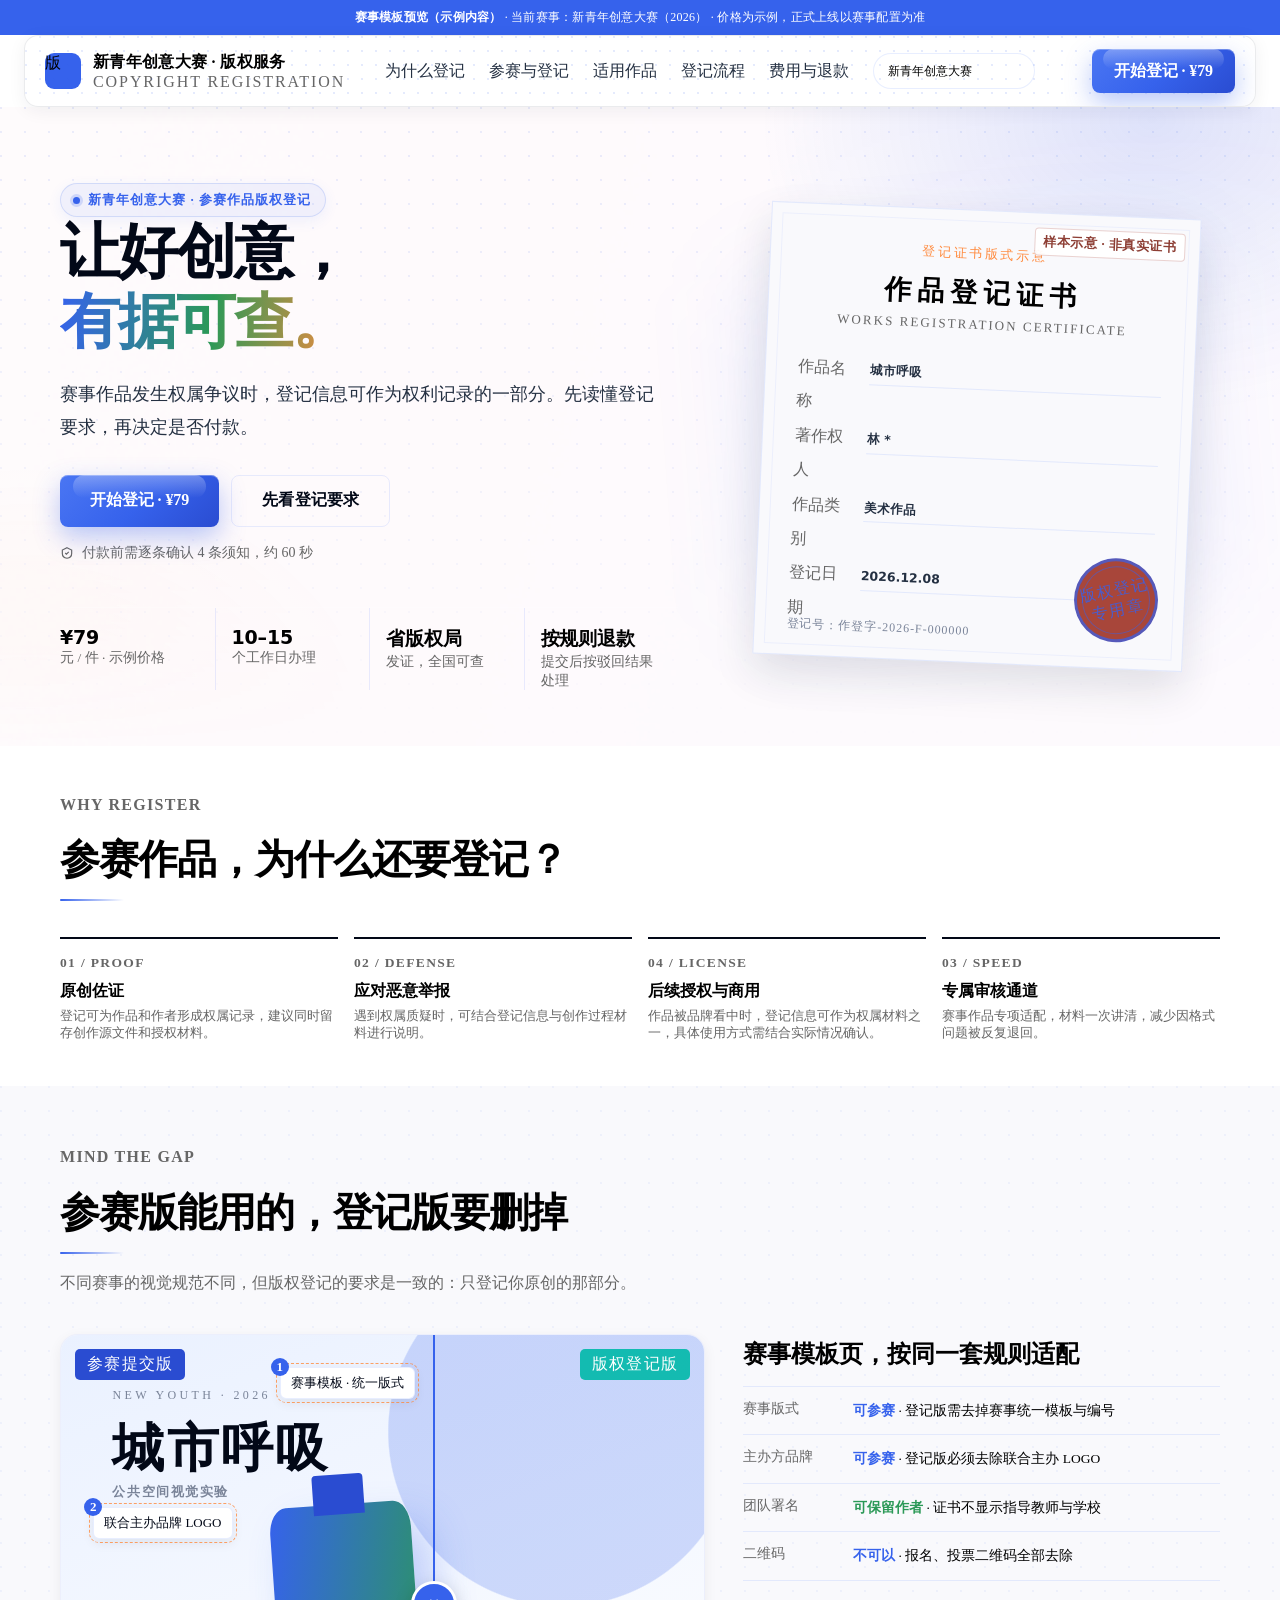
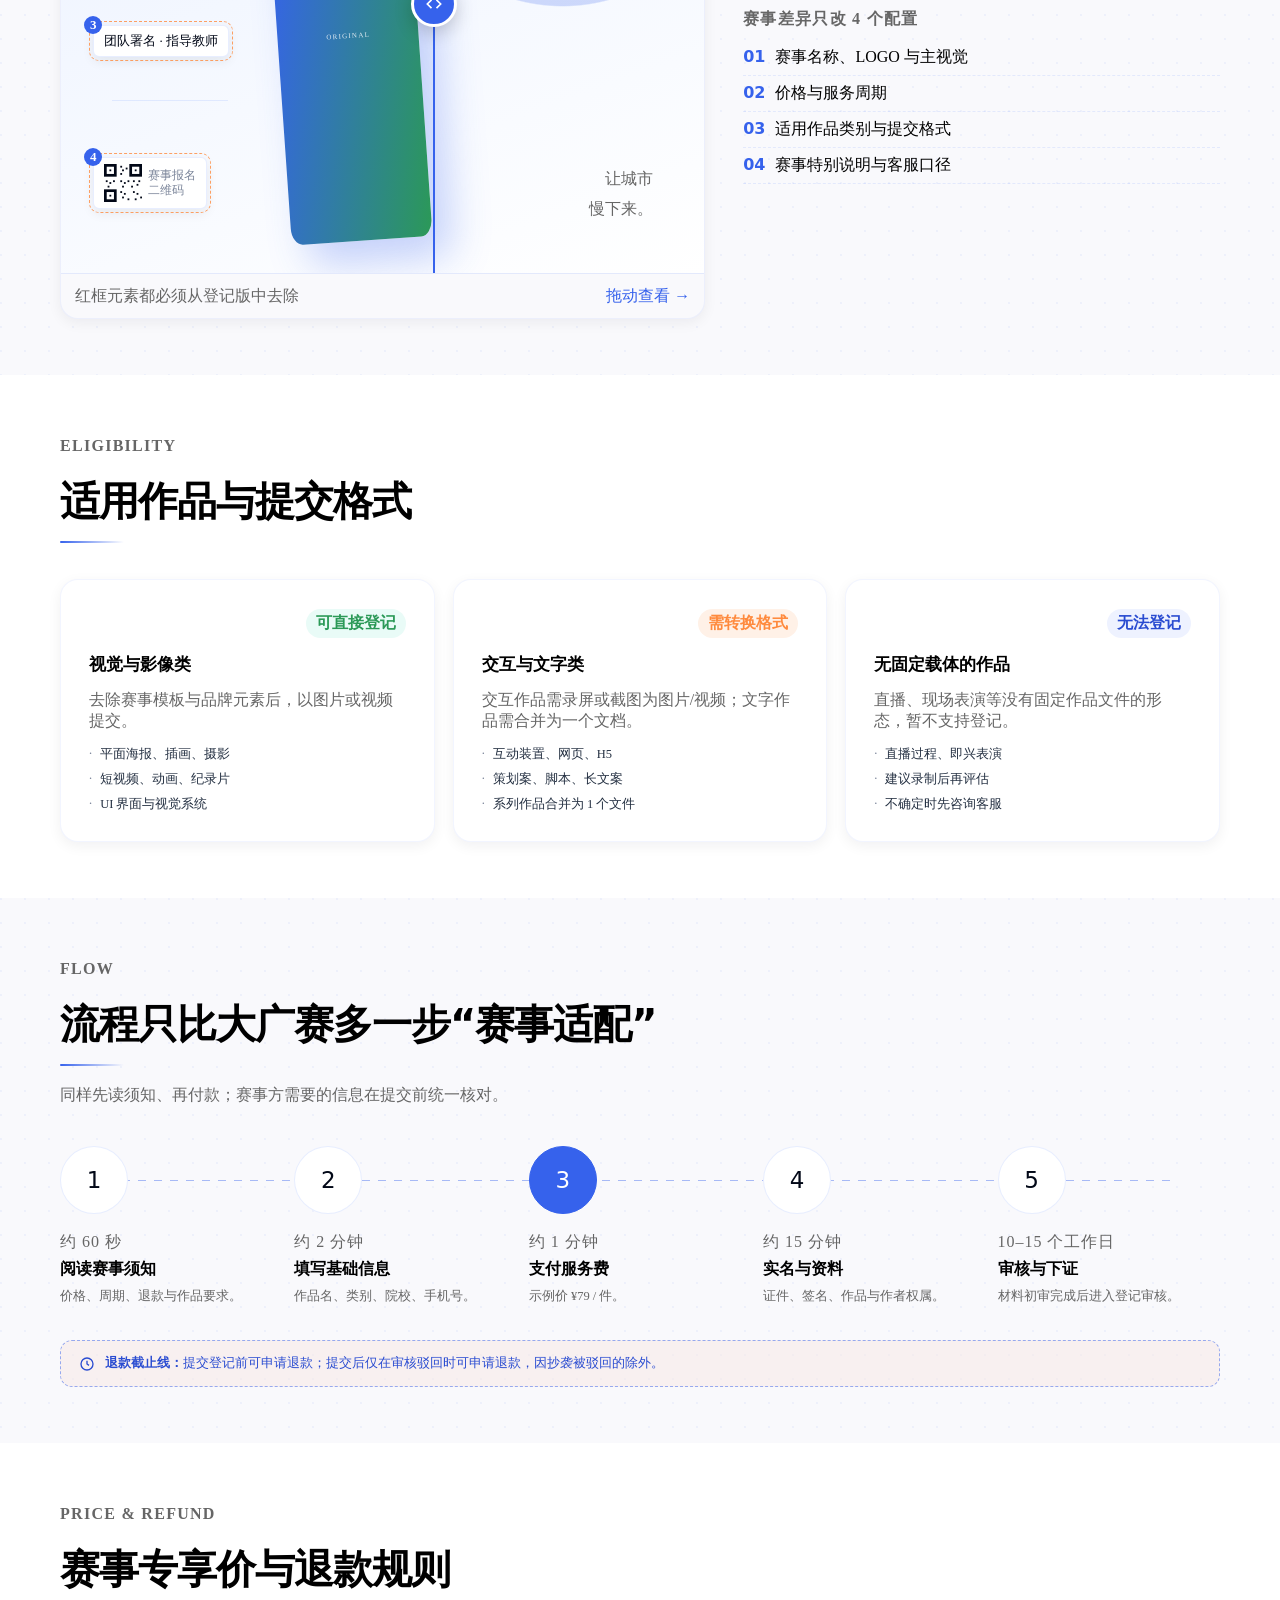
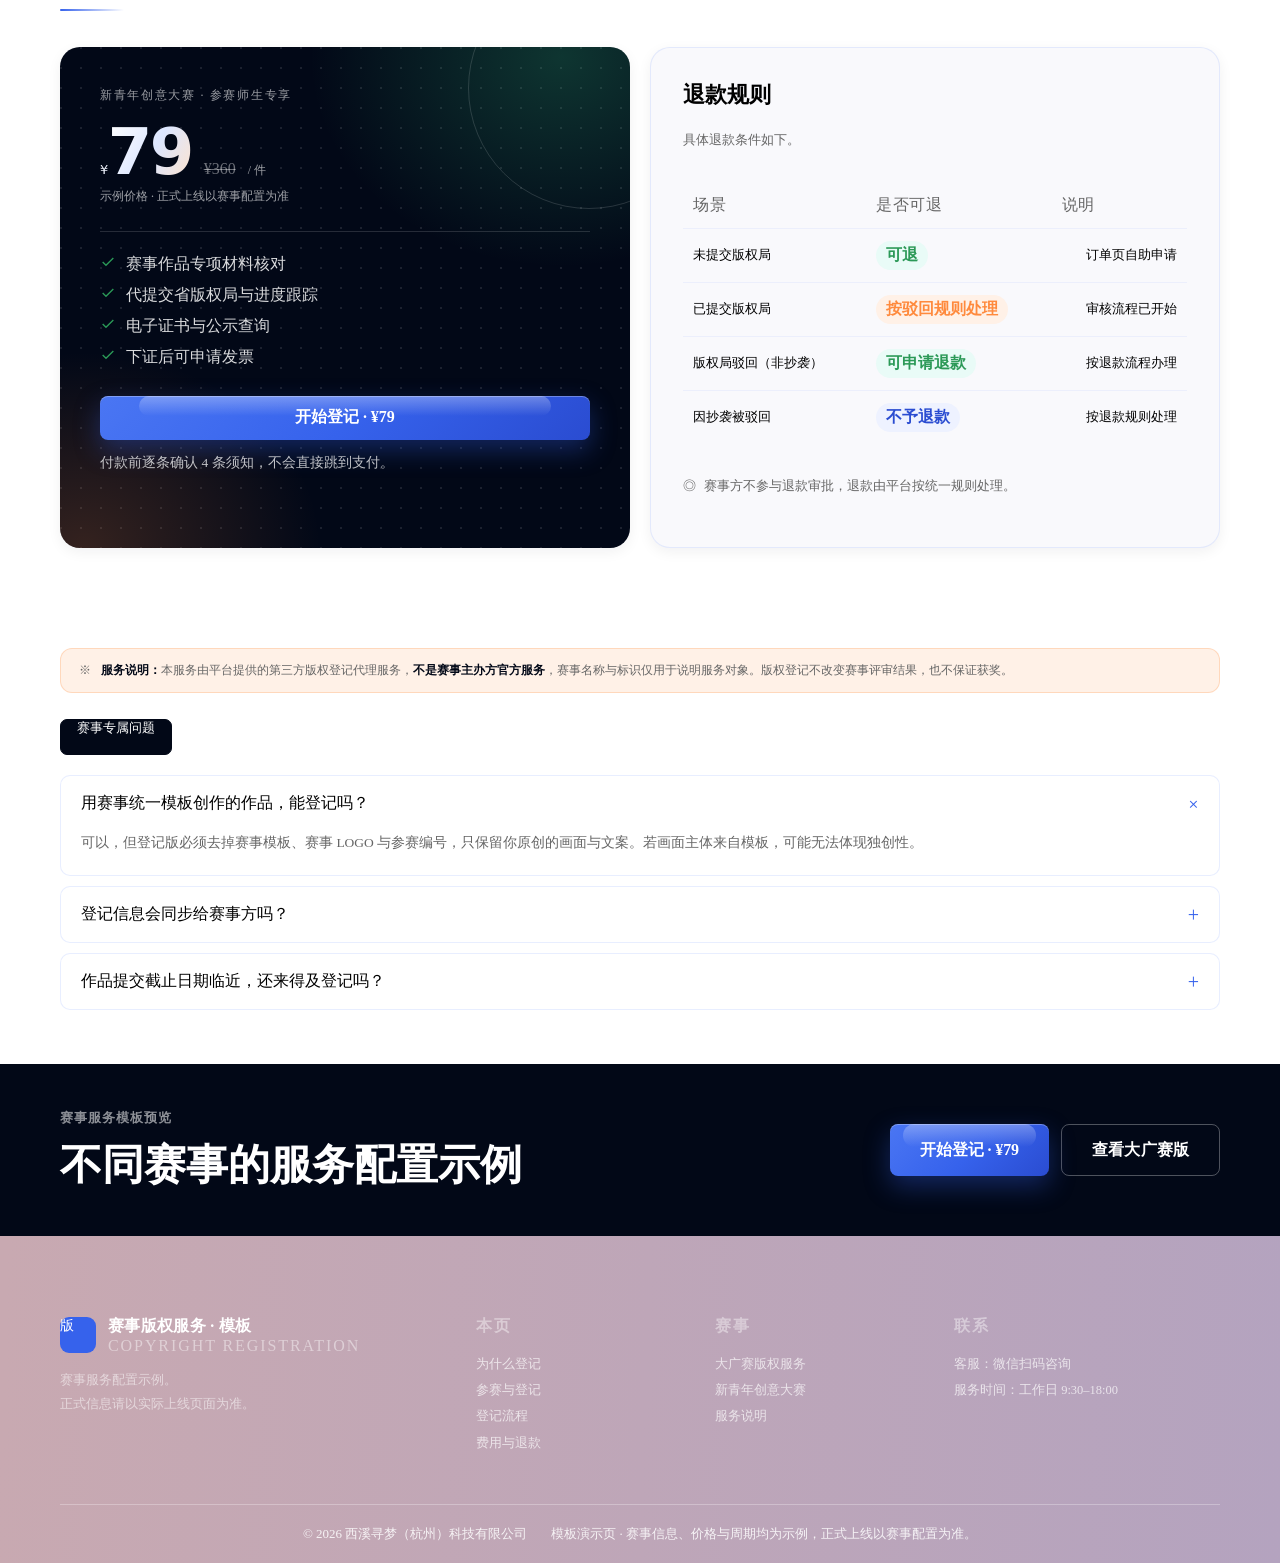
<file: event.html>
<!DOCTYPE html>
<html lang="zh-CN">
<head>
<meta charset="UTF-8">
<meta name="viewport" content="width=device-width, initial-scale=1">
<title>新青年创意大赛 · 参赛作品版权登记服务</title>
<meta name="description" content="其他赛事版权登记服务介绍页模板：赛事信息可配置，流程与须知与大广赛保持一致。">
<link rel="stylesheet" href="assets/styles.css?v=114">
<link rel="icon" type="image/svg+xml" href="assets/favicon.svg">
<noscript><style>[data-reveal]{opacity:1;transform:none}</style></noscript>
</head>
<body data-event="other">

<a class="skip-link" href="#main">跳到主要内容</a>

<div class="event-banner">
  <strong>赛事模板预览（示例内容）</strong> · 当前赛事：新青年创意大赛（2026） · 价格为示例，正式上线以赛事配置为准
</div>

<header class="site-header">
  <div class="wrap nav nav__pill">
    <a class="brand" href="event.html" aria-label="新青年创意大赛版权服务">
      <span class="brand__mark" aria-hidden="true">版</span>
      <span class="brand__text">
        <strong>新青年创意大赛 · 版权服务</strong>
        <span>COPYRIGHT REGISTRATION</span>
      </span>
    </a>
    <nav class="nav__links" aria-label="主导航">
      <a href="#why">为什么登记</a>
      <a href="#compare">参赛与登记</a>
      <a href="#fit">适用作品</a>
      <a href="#flow">登记流程</a>
      <a href="#price">费用与退款</a>
      <select class="event-switch" aria-label="切换赛事" onchange="location.href=this.value">
        <option value="event.html" selected>新青年创意大赛</option>
        <option value="index.html">全国大学生广告艺术大赛</option>
      </select>
    </nav>
    <div class="nav__actions">
      <a class="btn btn--primary" href="register.html">开始登记 · ¥79</a>
      <button class="nav__toggle" type="button" aria-label="展开导航" aria-expanded="false">
        <span></span><span></span><span></span>
      </button>
    </div>
  </div>
</header>

<main id="main">

  <section class="hero event-hero">
    <div class="wrap hero__grid">
      <div>
        <p class="eyebrow hero__eyebrow">新青年创意大赛 · 参赛作品版权登记</p>
        <h1>让好创意，<br><em>有据可查。</em></h1>
        <p class="hero__lede">
          赛事作品发生权属争议时，登记信息可作为权利记录的一部分。先读懂登记要求，再决定是否付款。
        </p>
        <div class="hero__actions">
          <a class="btn btn--primary btn--lg" href="register.html">开始登记 · ¥79</a>
          <a class="btn btn--ghost btn--lg" href="#compare">先看登记要求</a>
        </div>
        <p class="hero__micro">
          <svg viewBox="0 0 24 24" fill="none" stroke="currentColor" stroke-width="2" aria-hidden="true"><path d="M12 3l8 4v6c0 5-3.5 7.5-8 8-4.5-.5-8-3-8-8V7l8-4z"/><path d="M9 12l2 2 4-4"/></svg>
          付款前需逐条确认 4 条须知，约 60 秒
        </p>
        <div class="hero__facts">
          <div class="hero__fact"><b>¥79</b><span>元 / 件 · 示例价格</span></div>
          <div class="hero__fact"><b>10–15</b><span>个工作日办理</span></div>
          <div class="hero__fact"><b>省版权局</b><span>发证，全国可查</span></div>
          <div class="hero__fact"><b>按规则退款</b><span>提交后按驳回结果处理</span></div>
        </div>
      </div>

      <div class="cert-stage" aria-hidden="true">
        <article class="cert">
          <span class="cert__sample">样本示意 · 非真实证书</span>
          <p class="cert__issuer">登记证书版式示意</p>
          <h2 class="cert__title">作品登记证书</h2>
          <p class="cert__sub">WORKS REGISTRATION CERTIFICATE</p>
          <div class="cert__body">
            <div class="line"><span>作品名称</span><b>城市呼吸</b></div>
            <div class="line"><span>著作权人</span><b>林 *</b></div>
            <div class="line"><span>作品类别</span><b>美术作品</b></div>
            <div class="line"><span>登记日期</span><b>2026.12.08</b></div>
          </div>
          <span class="cert__seal">版权登记<br>专用章</span>
          <p class="cert__no">登记号：作登字-2026-F-000000</p>
        </article>
      </div>
    </div>
  </section>

  <section class="section section--tight" id="why">
    <div class="wrap">
      <div class="section-head" data-reveal>
        <p class="eyebrow">Why register</p>
        <h2>参赛作品，为什么还要登记？</h2>
      </div>
      <div class="prep-grid" data-reveal>
        <div class="prep-item">
          <b>01 / PROOF</b>
          <h3>原创佐证</h3>
          <p>登记可为作品和作者形成权属记录，建议同时留存创作源文件和授权材料。</p>
        </div>
        <div class="prep-item">
          <b>02 / DEFENSE</b>
          <h3>应对恶意举报</h3>
          <p>遇到权属质疑时，可结合登记信息与创作过程材料进行说明。</p>
        </div>
        <div class="prep-item">
          <b>04 / LICENSE</b>
          <h3>后续授权与商用</h3>
          <p>作品被品牌看中时，登记信息可作为权属材料之一，具体使用方式需结合实际情况确认。</p>
        </div>
        <div class="prep-item">
          <b>03 / SPEED</b>
          <h3>专属审核通道</h3>
          <p>赛事作品专项适配，材料一次讲清，减少因格式问题被反复退回。</p>
        </div>
      </div>
    </div>
  </section>

  <section class="section section--paper" id="compare">
    <div class="wrap">
      <div class="section-head" data-reveal>
        <p class="eyebrow">Mind the gap</p>
        <h2>参赛版能用的，登记版要删掉</h2>
        <p>不同赛事的视觉规范不同，但版权登记的要求是一致的：只登记你原创的那部分。</p>
      </div>

      <div class="compare-layout">
        <div data-reveal>
          <div class="compare">
            <div class="compare__canvas">
              <div class="poster">
                <p class="poster__kicker">NEW YOUTH · 2026</p>
                <h3 class="poster__title">城市呼吸<small>公共空间视觉实验</small></h3>
                <div class="poster__rule"></div>
                <div class="poster__product"></div>
                <p class="poster__copy">让城市<br>慢下来。</p>
              </div>
              <div class="compare__overlay">
                <div class="overlay-mark is-outlined" data-pos="event">
                  <span class="badge">1</span>
                  <span class="chip"><span class="cap-full">赛事模板 · 统一版式</span><span class="cap-short">统一版式</span></span>
                </div>
                <div class="overlay-mark is-outlined" data-pos="brand">
                  <span class="badge">2</span>
                  <span class="chip"><span class="cap-full">联合主办品牌 LOGO</span><span class="cap-short">品牌 LOGO</span></span>
                </div>
                <div class="overlay-mark is-outlined" data-pos="teacher">
                  <span class="badge">3</span>
                  <span class="chip"><span class="cap-full">团队署名 · 指导教师</span><span class="cap-short">指导教师</span></span>
                </div>
                <div class="overlay-mark is-outlined" data-pos="qr">
                  <span class="badge">4</span>
                  <span class="chip qr-chip">
                    <svg viewBox="0 0 21 21" fill="currentColor" aria-hidden="true">
                      <rect x="0" y="0" width="7" height="7"/><rect x="1.5" y="1.5" width="4" height="4" fill="#fff"/><rect x="3" y="3" width="1" height="1"/>
                      <rect x="14" y="0" width="7" height="7"/><rect x="15.5" y="1.5" width="4" height="4" fill="#fff"/><rect x="17" y="3" width="1" height="1"/>
                      <rect x="0" y="14" width="7" height="7"/><rect x="1.5" y="15.5" width="4" height="4" fill="#fff"/><rect x="3" y="17" width="1" height="1"/>
                      <rect x="9" y="1" width="1" height="1"/><rect x="10" y="3" width="1" height="1"/><rect x="9" y="5" width="1" height="1"/><rect x="12" y="2" width="1" height="1"/>
                      <rect x="1" y="9" width="1" height="1"/><rect x="3" y="10" width="1" height="1"/><rect x="5" y="9" width="1" height="1"/><rect x="2" y="12" width="1" height="1"/>
                      <rect x="9" y="9" width="1" height="1"/><rect x="11" y="10" width="1" height="1"/><rect x="10" y="12" width="1" height="1"/><rect x="13" y="9" width="1" height="1"/>
                      <rect x="16" y="9" width="1" height="1"/><rect x="18" y="11" width="1" height="1"/><rect x="15" y="12" width="1" height="1"/><rect x="19" y="9" width="1" height="1"/>
                      <rect x="9" y="15" width="1" height="1"/><rect x="11" y="16" width="1" height="1"/><rect x="10" y="18" width="1" height="1"/><rect x="13" y="19" width="1" height="1"/>
                      <rect x="16" y="15" width="1" height="1"/><rect x="18" y="16" width="1" height="1"/><rect x="17" y="19" width="1" height="1"/><rect x="20" y="18" width="1" height="1"/>
                    </svg>
                    <em class="cap-full">赛事报名<br>二维码</em><em class="cap-short">二维码</em>
                  </span>
                </div>
              </div>
              <div class="compare__handle">
                <button class="compare__knob" type="button" role="slider" aria-valuemin="0" aria-valuemax="100" aria-valuenow="58" aria-label="拖动查看参赛版与登记版差异">
                  <svg viewBox="0 0 24 24" fill="none" stroke="currentColor" stroke-width="2" aria-hidden="true"><path d="M9 7l-5 5 5 5M15 7l5 5-5 5"/></svg>
                </button>
              </div>
              <span class="compare__tag compare__tag--left">参赛提交版</span>
              <span class="compare__tag compare__tag--right">版权登记版</span>
            </div>
            <div class="compare__legend">
              <span>红框元素都必须从登记版中去除</span>
              <span>拖动查看 →</span>
            </div>
          </div>
        </div>

        <div class="compare-side" data-reveal>
          <h3>赛事模板页，按同一套规则适配</h3>
          <ul>
            <li class="compare-row">
              <dt>赛事版式</dt>
              <dd><span class="no">可参赛</span> · 登记版需去掉赛事统一模板与编号</dd>
            </li>
            <li class="compare-row">
              <dt>主办方品牌</dt>
              <dd><span class="no">可参赛</span> · 登记版必须去除联合主办 LOGO</dd>
            </li>
            <li class="compare-row">
              <dt>团队署名</dt>
              <dd><span class="yes">可保留作者</span> · 证书不显示指导教师与学校</dd>
            </li>
            <li class="compare-row">
              <dt>二维码</dt>
              <dd><span class="no">不可以</span> · 报名、投票二维码全部去除</dd>
            </li>
          </ul>
          <div class="top3">
            <h4>赛事差异只改 4 个配置</h4>
            <ul>
              <li><b>01</b> 赛事名称、LOGO 与主视觉</li>
              <li><b>02</b> 价格与服务周期</li>
              <li><b>03</b> 适用作品类别与提交格式</li>
              <li><b>04</b> 赛事特别说明与客服口径</li>
            </ul>
          </div>
        </div>
      </div>
    </div>
  </section>

  <section class="section" id="fit">
    <div class="wrap">
      <div class="section-head" data-reveal>
        <p class="eyebrow">Eligibility</p>
        <h2>适用作品与提交格式</h2>
      </div>
      <div class="fit-grid">
        <article class="fit-card" data-reveal>
          <div class="fit-card__head"><span class="fit-card__label">完全适用</span><span class="pill pill--green">可直接登记</span></div>
          <h3>视觉与影像类</h3>
          <p>去除赛事模板与品牌元素后，以图片或视频提交。</p>
          <ul><li>平面海报、插画、摄影</li><li>短视频、动画、纪录片</li><li>UI 界面与视觉系统</li></ul>
        </article>
        <article class="fit-card" data-reveal>
          <div class="fit-card__head"><span class="fit-card__label">部分适用</span><span class="pill pill--amber">需转换格式</span></div>
          <h3>交互与文字类</h3>
          <p>交互作品需录屏或截图为图片/视频；文字作品需合并为一个文档。</p>
          <ul><li>互动装置、网页、H5</li><li>策划案、脚本、长文案</li><li>系列作品合并为 1 个文件</li></ul>
        </article>
        <article class="fit-card" data-reveal>
          <div class="fit-card__head"><span class="fit-card__label">不适用</span><span class="pill pill--red">无法登记</span></div>
          <h3>无固定载体的作品</h3>
          <p>直播、现场表演等没有固定作品文件的形态，暂不支持登记。</p>
          <ul><li>直播过程、即兴表演</li><li>建议录制后再评估</li><li>不确定时先咨询客服</li></ul>
        </article>
      </div>
    </div>
  </section>

  <section class="section section--paper" id="flow">
    <div class="wrap">
      <div class="section-head" data-reveal>
        <p class="eyebrow">Flow</p>
        <h2>流程只比大广赛多一步“赛事适配”</h2>
        <p>同样先读须知、再付款；赛事方需要的信息在提交前统一核对。</p>
      </div>
      <div class="flow" style="grid-template-columns:repeat(5,1fr)" data-reveal>
        <div class="flow-step"><div class="flow-step__dot">1</div><div class="flow-step__time">约 60 秒</div><h3>阅读赛事须知</h3><p>价格、周期、退款与作品要求。</p></div>
        <div class="flow-step"><div class="flow-step__dot">2</div><div class="flow-step__time">约 2 分钟</div><h3>填写基础信息</h3><p>作品名、类别、院校、手机号。</p></div>
        <div class="flow-step is-critical"><div class="flow-step__dot">3</div><div class="flow-step__time">约 1 分钟</div><h3>支付服务费</h3><p>示例价 ¥79 / 件。</p></div>
        <div class="flow-step"><div class="flow-step__dot">4</div><div class="flow-step__time">约 15 分钟</div><h3>实名与资料</h3><p>证件、签名、作品与作者权属。</p></div>
        <div class="flow-step"><div class="flow-step__dot">5</div><div class="flow-step__time">10–15 个工作日</div><h3>审核与下证</h3><p>材料初审完成后进入登记审核。</p></div>
      </div>
      <div class="refund-line" data-reveal>
        <svg viewBox="0 0 24 24" fill="none" stroke="currentColor" stroke-width="2" aria-hidden="true"><circle cx="12" cy="12" r="9"/><path d="M12 7v5l3 2"/></svg>
        <p><strong>退款截止线：</strong>提交登记前可申请退款；提交后仅在审核驳回时可申请退款，因抄袭被驳回的除外。</p>
      </div>
    </div>
  </section>

  <section class="section" id="price">
    <div class="wrap">
      <div class="section-head" data-reveal>
        <p class="eyebrow">Price &amp; refund</p>
        <h2>赛事专享价与退款规则</h2>
      </div>
      <div class="price-grid">
        <article class="price-card" data-reveal>
          <p class="price-card__label">新青年创意大赛 · 参赛师生专享</p>
          <div class="price"><b><small>¥</small>79</b><s>¥360</s><span class="price__unit">/ 件</span></div>
          <p class="price__unit">示例价格 · 正式上线以赛事配置为准</p>
          <ul class="price__incl">
            <li><svg viewBox="0 0 24 24" fill="none" stroke="currentColor" stroke-width="2"><path d="M20 6L9 17l-5-5"/></svg>赛事作品专项材料核对</li>
            <li><svg viewBox="0 0 24 24" fill="none" stroke="currentColor" stroke-width="2"><path d="M20 6L9 17l-5-5"/></svg>代提交省版权局与进度跟踪</li>
            <li><svg viewBox="0 0 24 24" fill="none" stroke="currentColor" stroke-width="2"><path d="M20 6L9 17l-5-5"/></svg>电子证书与公示查询</li>
            <li><svg viewBox="0 0 24 24" fill="none" stroke="currentColor" stroke-width="2"><path d="M20 6L9 17l-5-5"/></svg>下证后可申请发票</li>
          </ul>
          <a class="btn btn--primary btn--block" href="register.html">开始登记 · ¥79</a>
          <p class="price-card__note">付款前逐条确认 4 条须知，不会直接跳到支付。</p>
        </article>

        <article class="refund-card" data-reveal>
          <h3>退款规则</h3>
          <p>具体退款条件如下。</p>
          <table class="refund-table">
            <thead><tr><th>场景</th><th>是否可退</th><th>说明</th></tr></thead>
            <tbody>
              <tr><td>未提交版权局</td><td><span class="pill pill--green">可退</span></td><td>订单页自助申请</td></tr>
              <tr><td>已提交版权局</td><td><span class="pill pill--amber">按驳回规则处理</span></td><td>审核流程已开始</td></tr>
              <tr><td>版权局驳回（非抄袭）</td><td><span class="pill pill--green">可申请退款</span></td><td>按退款流程办理</td></tr>
              <tr><td>因抄袭被驳回</td><td><span class="pill pill--red">不予退款</span></td><td>按退款规则处理</td></tr>
            </tbody>
          </table>
          <p class="refund-note"><span aria-hidden="true">◎</span>赛事方不参与退款审批，退款由平台按统一规则处理。</p>
        </article>
      </div>
    </div>
  </section>

  <section class="section section--tight" id="notes">
    <div class="wrap">
      <div class="event-disclaimer" data-reveal>
        <span aria-hidden="true">※</span>
        <p><strong>服务说明：</strong>本服务由平台提供的第三方版权登记代理服务，<strong>不是赛事主办方官方服务</strong>，赛事名称与标识仅用于说明服务对象。版权登记不改变赛事评审结果，也不保证获奖。</p>
      </div>

      <div class="faq-tools" style="margin-top:26px">
        <span class="faq-tab" aria-selected="true" style="cursor:default">赛事专属问题</span>
      </div>
      <details class="faq" open>
        <summary>用赛事统一模板创作的作品，能登记吗？</summary>
        <div class="answer">可以，但登记版必须去掉赛事模板、赛事 LOGO 与参赛编号，只保留你原创的画面与文案。若画面主体来自模板，可能无法体现独创性。</div>
      </details>
      <details class="faq">
        <summary>登记信息会同步给赛事方吗？</summary>
        <div class="answer">登记信息会同步给赛区，作为原创性参考。</div>
      </details>
      <details class="faq">
        <summary>作品提交截止日期临近，还来得及登记吗？</summary>
        <div class="answer">办理周期为 10–15 个工作日。请在作品提交截止日期前预留办理时间。</div>
      </details>
    </div>
  </section>

  <section class="section section--tight section--ink">
    <div class="wrap" style="display:flex;align-items:center;justify-content:space-between;gap:32px;flex-wrap:wrap" data-reveal>
      <div>
        <p class="eyebrow" style="color:rgba(255,255,255,.55)">赛事服务模板预览</p>
        <h2 style="font-family:var(--font-display);font-size:clamp(28px,3.4vw,42px);line-height:1.25;margin-top:12px">不同赛事的服务配置示例</h2>
      </div>
      <div style="display:flex;gap:12px;flex-wrap:wrap">
        <a class="btn btn--primary btn--lg" href="register.html">开始登记 · ¥79</a>
        <a class="btn btn--ghost btn--lg" href="index.html" style="color:#fff;border-color:rgba(255,255,255,.3)">查看大广赛版</a>
      </div>
    </div>
  </section>

</main>

<footer class="site-footer">
  <div class="wrap">
    <div class="footer-grid">
      <div>
        <div class="brand" style="margin-bottom:14px">
          <span class="brand__mark" aria-hidden="true">版</span>
          <span class="brand__text"><strong>赛事版权服务 · 模板</strong><span>COPYRIGHT REGISTRATION</span></span>
        </div>
        <p style="font-size:12.5px;color:rgba(255,255,255,.55);max-width:320px;line-height:1.9">
          赛事服务配置示例。<br>
          正式信息请以实际上线页面为准。
        </p>
      </div>
      <div class="footer-col">
        <h4>本页</h4>
        <a href="#why">为什么登记</a>
        <a href="#compare">参赛与登记</a>
        <a href="#flow">登记流程</a>
        <a href="#price">费用与退款</a>
      </div>
      <div class="footer-col">
        <h4>赛事</h4>
        <a href="index.html">大广赛版权服务</a>
        <a href="event.html">新青年创意大赛</a>
        <a href="#notes">服务说明</a>
      </div>
      <div class="footer-col">
        <h4>联系</h4>
        <p>客服：微信扫码咨询</p>
        <p>服务时间：工作日 9:30–18:00</p>
      </div>
    </div>
    <div class="footer-bottom">
      <span>© 2026 西溪寻梦（杭州）科技有限公司</span>
      <span>模板演示页 · 赛事信息、价格与周期均为示例，正式上线以赛事配置为准。</span>
    </div>
  </div>
</footer>

<div class="mobile-bar">
  <div class="price-mini"><b>¥79</b><span>每件 · 失败可退</span></div>
  <a class="btn btn--primary" href="register.html">开始登记</a>
</div>

<script src="assets/app.js?v=114"></script>
</body>
</html>
</file>
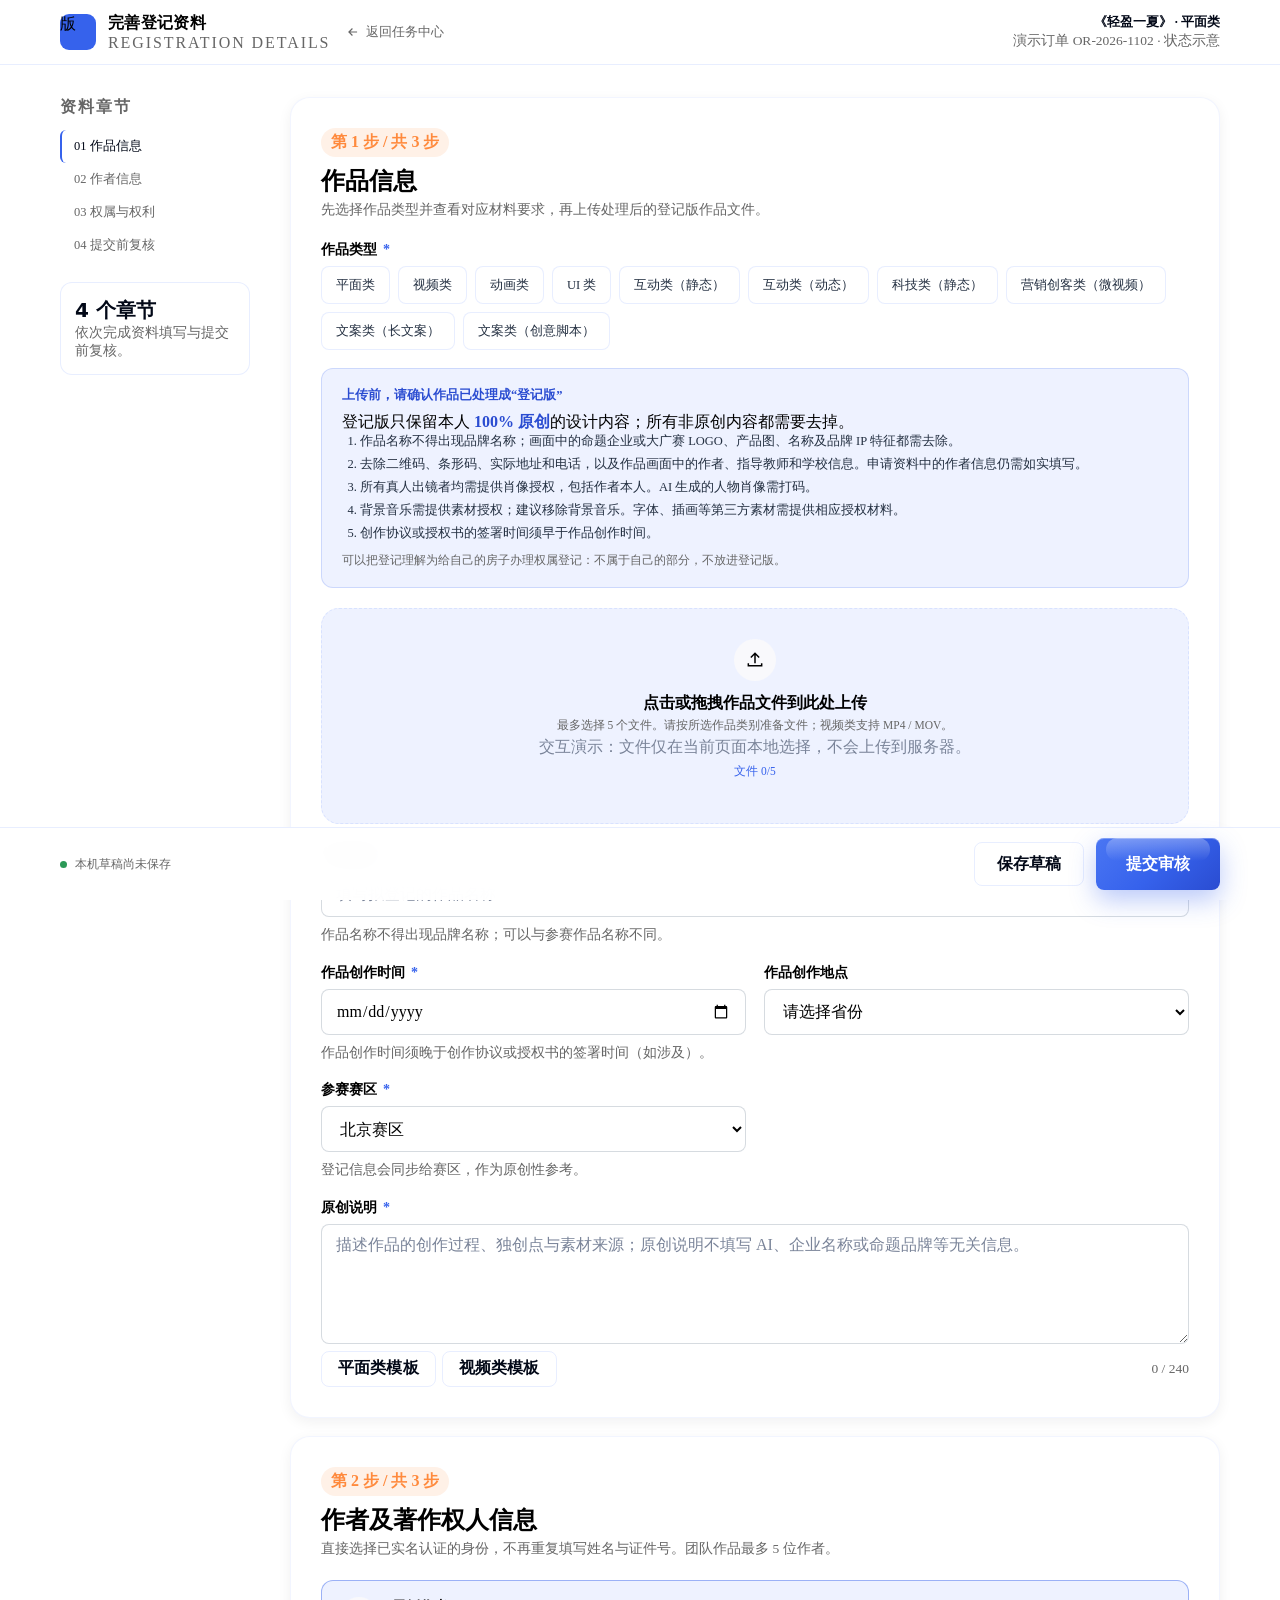
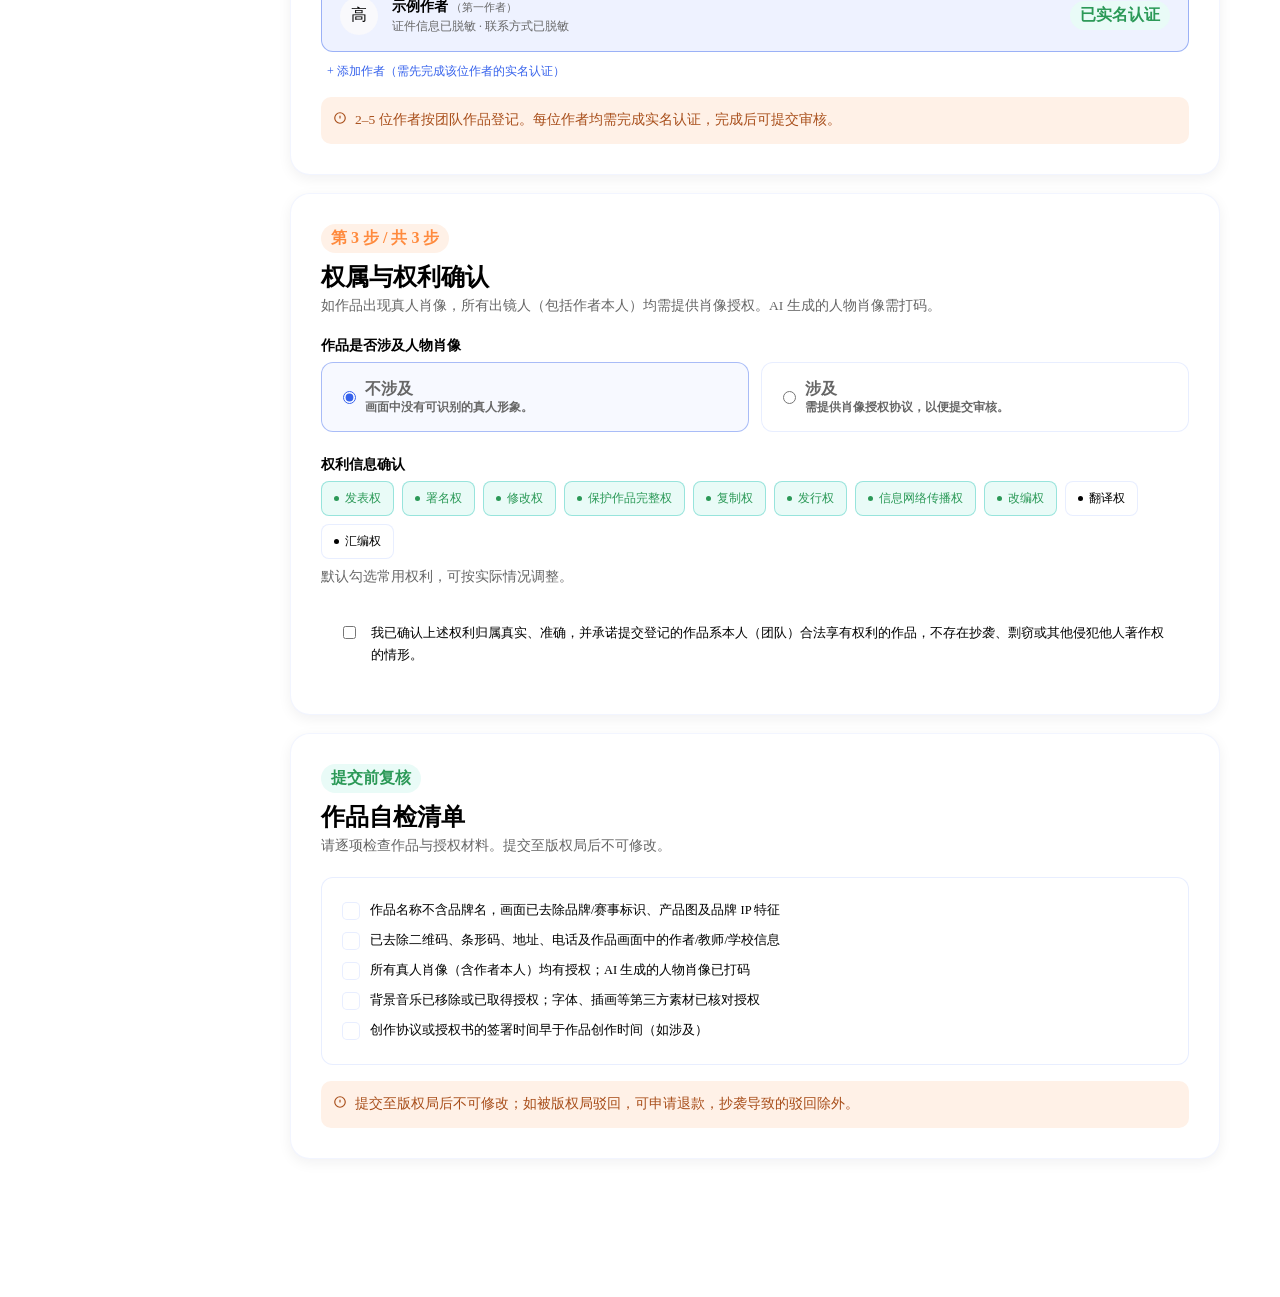
<file: form.html>
<!DOCTYPE html>
<html lang="zh-CN">
<head>
<meta charset="UTF-8">
<meta name="viewport" content="width=device-width, initial-scale=1">
<title>填写作品登记资料</title>
<meta name="description" content="版权登记资料填写页原型：实名信息复用、作品自检、错误汇总与提交复核。">
<link rel="stylesheet" href="assets/styles.css?v=114">
<link rel="icon" type="image/svg+xml" href="assets/favicon.svg">
</head>
<body class="form-page">

<a class="skip-link" href="#main">跳到主要内容</a>

<header class="form-top">
  <div class="wrap form-top__inner">
    <a class="brand" href="index.html" aria-label="返回版权登记服务介绍">
      <span class="brand__mark" aria-hidden="true">版</span>
      <span class="brand__text">
        <strong>完善登记资料</strong>
        <span>REGISTRATION DETAILS</span>
      </span>
    </a>
    <a class="funnel-top__back" href="register.html#tasks">
      <svg width="14" height="14" viewBox="0 0 24 24" fill="none" stroke="currentColor" stroke-width="2" aria-hidden="true"><path d="M19 12H5M11 18l-6-6 6-6"/></svg>
      返回任务中心
    </a>
    <div class="form-top__order">
      <strong>《<span id="orderWork">轻盈一夏</span>》 · <span id="formTypeLabel">平面类</span></strong>
      演示订单 OR-2026-1102 · 状态示意
    </div>
  </div>
</header>

<main id="main" class="wrap form-shell" data-form-page>

  <aside class="form-nav" aria-label="资料章节">
    <h4>资料章节</h4>
    <a href="#basic" class="is-active">01 作品信息</a>
    <a href="#authors">02 作者信息</a>
    <a href="#rights">03 权属与权利</a>
    <a href="#review">04 提交前复核</a>
    <div class="form-nav__progress">
      <b>4 个章节</b>
      依次完成资料填写与提交前复核。
    </div>
  </aside>

  <div class="form-main">

    <div class="error-summary" id="errorSummary" role="alert" aria-live="polite"></div>

    <!-- 作品信息 -->
    <section class="form-block" id="basic">
      <div class="form-block__head">
        <span class="pill pill--amber">第 1 步 / 共 3 步</span>
        <h2>作品信息</h2>
        <p>先选择作品类型并查看对应材料要求，再上传处理后的登记版作品文件。</p>
      </div>

      <div class="field" id="typeBlock" style="margin-bottom:18px">
        <label>作品类型 <span class="req">*</span></label>
        <div class="type-grid">
          <button class="type-chip" type="button" data-type="平面类">平面类</button>
          <button class="type-chip" type="button" data-type="视频类">视频类</button>
          <button class="type-chip" type="button" data-type="动画类">动画类</button>
          <button class="type-chip" type="button" data-type="UI 类">UI 类</button>
          <button class="type-chip" type="button" data-type="互动类（静态）">互动类（静态）</button>
          <button class="type-chip" type="button" data-type="互动类（动态）">互动类（动态）</button>
          <button class="type-chip" type="button" data-type="科技类（静态）">科技类（静态）</button>
          <button class="type-chip" type="button" data-type="营销创客类（微视频）">营销创客类（微视频）</button>
          <button class="type-chip" type="button" data-type="文案类（长文案）">文案类（长文案）</button>
          <button class="type-chip" type="button" data-type="文案类（创意脚本）">文案类（创意脚本）</button>
        </div>
      </div>

      <div class="rules-box">
        <h4>上传前，请确认作品已处理成“登记版”</h4>
        <p>登记版只保留本人 <strong>100% 原创</strong>的设计内容；所有非原创内容都需要去掉。</p>
        <ol>
          <li>作品名称不得出现品牌名称；画面中的命题企业或大广赛 LOGO、产品图、名称及品牌 IP 特征都需去除。</li>
          <li>去除二维码、条形码、实际地址和电话，以及作品画面中的作者、指导教师和学校信息。申请资料中的作者信息仍需如实填写。</li>
          <li>所有真人出镜者均需提供肖像授权，包括作者本人。AI 生成的人物肖像需打码。</li>
          <li>背景音乐需提供素材授权；建议移除背景音乐。字体、插画等第三方素材需提供相应授权材料。</li>
          <li>创作协议或授权书的签署时间须早于作品创作时间。</li>
        </ol>
        <p class="rules-box__analogy">可以把登记理解为给自己的房子办理权属登记：不属于自己的部分，不放进登记版。</p>
      </div>

      <div class="upload" id="uploadBox" role="button" tabindex="0" aria-label="选择作品文件">
        <div class="upload__icon" aria-hidden="true">
          <svg width="20" height="20" viewBox="0 0 24 24" fill="none" stroke="currentColor" stroke-width="1.8"><path d="M12 16V4M7 9l5-5 5 5"/><path d="M4 16v3h16v-3"/></svg>
        </div>
        <h4>点击或拖拽作品文件到此处上传</h4>
        <p id="uploadHint">选择作品类型后显示对应文件要求。</p>
        <p class="upload__demo-note">交互演示：文件仅在当前页面本地选择，不会上传到服务器。</p>
        <input id="workFiles" class="visually-hidden" type="file" aria-label="选择作品文件">
        <p style="margin-top:6px;color:var(--accent)" id="uploadCount" aria-live="polite">文件 0/5</p>
        <div class="upload__files" id="fileList" aria-live="polite"></div>
      </div>

      <div class="form-grid" style="margin-top:22px">
        <div class="field field--full">
          <label for="workName">作品名称 <span class="req">*</span></label>
          <input class="input" id="workName" type="text" maxlength="40" placeholder="填写拟登记的作品名称">
          <span class="hint">作品名称不得出现品牌名称；可以与参赛作品名称不同。</span>
        </div>
        <div class="field">
          <label for="creationDate">作品创作时间 <span class="req">*</span></label>
          <input class="input" id="creationDate" type="date">
          <span class="hint">作品创作时间须晚于创作协议或授权书的签署时间（如涉及）。</span>
        </div>
        <div class="field">
          <label for="creationPlace">作品创作地点</label>
          <select class="select" id="creationPlace">
            <option value="">请选择省份</option>
            <option>北京市</option><option>天津市</option><option>河北省</option><option>山西省</option>
            <option>内蒙古自治区</option><option>辽宁省</option><option>吉林省</option><option>黑龙江省</option>
            <option>上海市</option><option>江苏省</option><option>浙江省</option><option>安徽省</option>
            <option>福建省</option><option>江西省</option><option>山东省</option><option>河南省</option>
            <option>湖北省</option><option>湖南省</option><option>广东省</option><option>广西壮族自治区</option>
            <option>海南省</option><option>重庆市</option><option>四川省</option><option>贵州省</option>
            <option>云南省</option><option>西藏自治区</option><option>陕西省</option><option>甘肃省</option>
            <option>青海省</option><option>宁夏回族自治区</option><option>新疆维吾尔自治区</option>
          </select>
        </div>
        <div class="field">
          <label for="formRegion">参赛赛区 <span class="req">*</span></label>
          <select class="select" id="formRegion">
            <option>北京赛区</option><option>天津赛区</option><option>河北赛区</option><option>山西赛区</option>
            <option>内蒙古赛区</option><option>辽宁赛区</option><option>吉林赛区</option><option>黑龙江赛区</option>
            <option>上海赛区</option><option>江苏赛区</option><option>浙江赛区</option><option>安徽赛区</option>
            <option>福建赛区</option><option>江西赛区</option><option>山东赛区</option><option>河南赛区</option>
            <option>湖北赛区</option><option>湖南赛区</option><option>广东赛区</option><option>广西赛区</option>
            <option>海南赛区</option><option>重庆赛区</option><option>四川赛区</option><option>贵州赛区</option>
            <option>云南赛区</option><option>西藏赛区</option><option>陕西赛区</option><option>甘肃赛区</option>
            <option>青海赛区</option><option>宁夏赛区</option><option>新疆赛区</option>
          </select>
          <span class="hint">登记信息会同步给赛区，作为原创性参考。</span>
        </div>
        <div class="field field--full">
          <label for="opDesc">原创说明 <span class="req">*</span></label>
          <textarea class="textarea" id="opDesc" maxlength="240" placeholder="描述作品的创作过程、独创点与素材来源；原创说明不填写 AI、企业名称或命题品牌等无关信息。"></textarea>
          <div style="display:flex;align-items:center;justify-content:space-between;gap:12px;flex-wrap:wrap">
            <div style="display:flex;gap:6px;flex-wrap:wrap">
              <button class="btn btn--ghost btn--sm" type="button" data-desc-template="本作品由创作者独立完成，创作过程包括主题构思、草图绘制、版式调整与多轮修改。画面元素均为原创绘制，未使用任何命题企业品牌元素或第三方未授权素材，不包含 AI 生成的真人肖像。">平面类模板</button>
              <button class="btn btn--ghost btn--sm" type="button" data-desc-template="本作品由创作者独立完成。脚本、分镜与画面均为原创，拍摄与剪辑素材已获得合法授权；成片中已去除品牌 LOGO、赛事标识与二维码，不包含 AI 生成的真人肖像。">视频类模板</button>
            </div>
            <span class="counter" id="descCount">0 / 240</span>
          </div>
        </div>
      </div>
    </section>

    <!-- 作者信息 -->
    <section class="form-block" id="authors">
      <div class="form-block__head">
        <span class="pill pill--amber">第 2 步 / 共 3 步</span>
        <h2>作者及著作权人信息</h2>
        <p>直接选择已实名认证的身份，不再重复填写姓名与证件号。团队作品最多 5 位作者。</p>
      </div>

      <div class="identity is-selected" id="identityCard" role="button" aria-pressed="true" tabindex="0">
        <span class="identity__avatar" aria-hidden="true">高</span>
        <div class="identity__body">
          <b>示例作者 <span style="font-size:11px;color:var(--muted);font-weight:400">（第一作者）</span></b>
          <span>证件信息已脱敏 · 联系方式已脱敏</span>
        </div>
        <span class="pill pill--green">已实名认证</span>
        <input type="checkbox" id="authorSelected" checked hidden>
      </div>
      <button class="identity-add" type="button" style="border:0;background:none">+ 添加作者（需先完成该位作者的实名认证）</button>

      <div class="summary-card__note" style="margin-top:16px">
        <svg viewBox="0 0 24 24" fill="none" stroke="currentColor" stroke-width="2" aria-hidden="true"><circle cx="12" cy="12" r="9"/><path d="M12 8v5M12 16h.01"/></svg>
        <span>2–5 位作者按团队作品登记。每位作者均需完成实名认证，完成后可提交审核。</span>
      </div>
    </section>

    <!-- 权属与权利 -->
    <section class="form-block" id="rights">
      <div class="form-block__head">
        <span class="pill pill--amber">第 3 步 / 共 3 步</span>
        <h2>权属与权利确认</h2>
        <p>如作品出现真人肖像，所有出镜人（包括作者本人）均需提供肖像授权。AI 生成的人物肖像需打码。</p>
      </div>

      <div class="field" style="margin-bottom:18px">
        <label>作品是否涉及人物肖像</label>
        <div class="portrait-opts">
          <label class="portrait-opt is-selected">
            <input type="radio" name="portrait" value="no" checked>
            <span><b>不涉及</b><span>画面中没有可识别的真人形象。</span></span>
          </label>
          <label class="portrait-opt">
            <input type="radio" name="portrait" value="yes">
            <span><b>涉及</b><span>需提供肖像授权协议，以便提交审核。</span></span>
          </label>
        </div>
      </div>

      <div id="portraitUpload" hidden>
        <div class="rules-box" style="background:var(--amber-soft);border-color:#ecd7b6">
          <h4 style="color:var(--amber)">请补充肖像授权协议</h4>
          <p style="font-size:12.5px;color:#6a5227;margin-top:4px">需由肖像权人签字。可下载模板后上传 PDF / PNG / JPG，支持多页。</p>
        </div>
        <div class="upload" style="padding:22px">
          <h4>上传肖像授权协议</h4>
          <p>点击或拖拽文件到此处上传</p>
        </div>
      </div>

      <div class="field" style="margin:24px 0 18px">
        <label>权利信息确认</label>
        <div class="rights-grid">
          <span class="right-chip is-on"><i></i>发表权</span>
          <span class="right-chip is-on"><i></i>署名权</span>
          <span class="right-chip is-on"><i></i>修改权</span>
          <span class="right-chip is-on"><i></i>保护作品完整权</span>
          <span class="right-chip is-on"><i></i>复制权</span>
          <span class="right-chip is-on"><i></i>发行权</span>
          <span class="right-chip is-on"><i></i>信息网络传播权</span>
          <span class="right-chip is-on"><i></i>改编权</span>
          <span class="right-chip"><i></i>翻译权</span>
          <span class="right-chip"><i></i>汇编权</span>
        </div>
        <span class="hint">默认勾选常用权利，可按实际情况调整。</span>
      </div>

      <label class="agree-box">
        <input type="checkbox" id="rightsAgree">
        <span>我已确认上述权利归属真实、准确，并承诺提交登记的作品系本人（团队）合法享有权利的作品，不存在抄袭、剽窃或其他侵犯他人著作权的情形。</span>
      </label>
    </section>

    <!-- 复核 -->
    <section class="form-block" id="review">
      <div class="form-block__head">
        <span class="pill pill--green">提交前复核</span>
        <h2>作品自检清单</h2>
        <p>请逐项检查作品与授权材料。提交至版权局后不可修改。</p>
      </div>

      <div class="self-check" id="selfCheckBlock">
        <label>
          <input type="checkbox" data-selfcheck>
          <span class="checkbox" aria-hidden="true"><svg viewBox="0 0 24 24" fill="none" stroke="currentColor" stroke-width="3"><path d="M20 6L9 17l-5-5"/></svg></span>
          作品名称不含品牌名，画面已去除品牌/赛事标识、产品图及品牌 IP 特征
        </label>
        <label>
          <input type="checkbox" data-selfcheck>
          <span class="checkbox" aria-hidden="true"><svg viewBox="0 0 24 24" fill="none" stroke="currentColor" stroke-width="3"><path d="M20 6L9 17l-5-5"/></svg></span>
          已去除二维码、条形码、地址、电话及作品画面中的作者/教师/学校信息
        </label>
        <label>
          <input type="checkbox" data-selfcheck>
          <span class="checkbox" aria-hidden="true"><svg viewBox="0 0 24 24" fill="none" stroke="currentColor" stroke-width="3"><path d="M20 6L9 17l-5-5"/></svg></span>
          所有真人肖像（含作者本人）均有授权；AI 生成的人物肖像已打码
        </label>
        <label>
          <input type="checkbox" data-selfcheck>
          <span class="checkbox" aria-hidden="true"><svg viewBox="0 0 24 24" fill="none" stroke="currentColor" stroke-width="3"><path d="M20 6L9 17l-5-5"/></svg></span>
          背景音乐已移除或已取得授权；字体、插画等第三方素材已核对授权
        </label>
        <label>
          <input type="checkbox" data-selfcheck>
          <span class="checkbox" aria-hidden="true"><svg viewBox="0 0 24 24" fill="none" stroke="currentColor" stroke-width="3"><path d="M20 6L9 17l-5-5"/></svg></span>
          创作协议或授权书的签署时间早于作品创作时间（如涉及）
        </label>
      </div>

      <div class="summary-card__note" style="margin-top:16px">
        <svg viewBox="0 0 24 24" fill="none" stroke="currentColor" stroke-width="2" aria-hidden="true"><circle cx="12" cy="12" r="9"/><path d="M12 8v5M12 16h.01"/></svg>
        <span>提交至版权局后不可修改；如被版权局驳回，可申请退款，抄袭导致的驳回除外。</span>
      </div>
    </section>

  </div>
</main>

<div class="form-actions">
  <div class="wrap form-actions__inner">
    <span class="form-actions__save"><i></i><span id="saveStamp">本机草稿尚未保存</span></span>
    <button class="btn btn--ghost" id="saveDraft" type="button">保存草稿</button>
    <button class="btn btn--primary btn--lg" id="submitForm" type="button">提交审核</button>
  </div>
</div>

<script src="assets/app.js?v=114"></script>
</body>
</html>
</file>
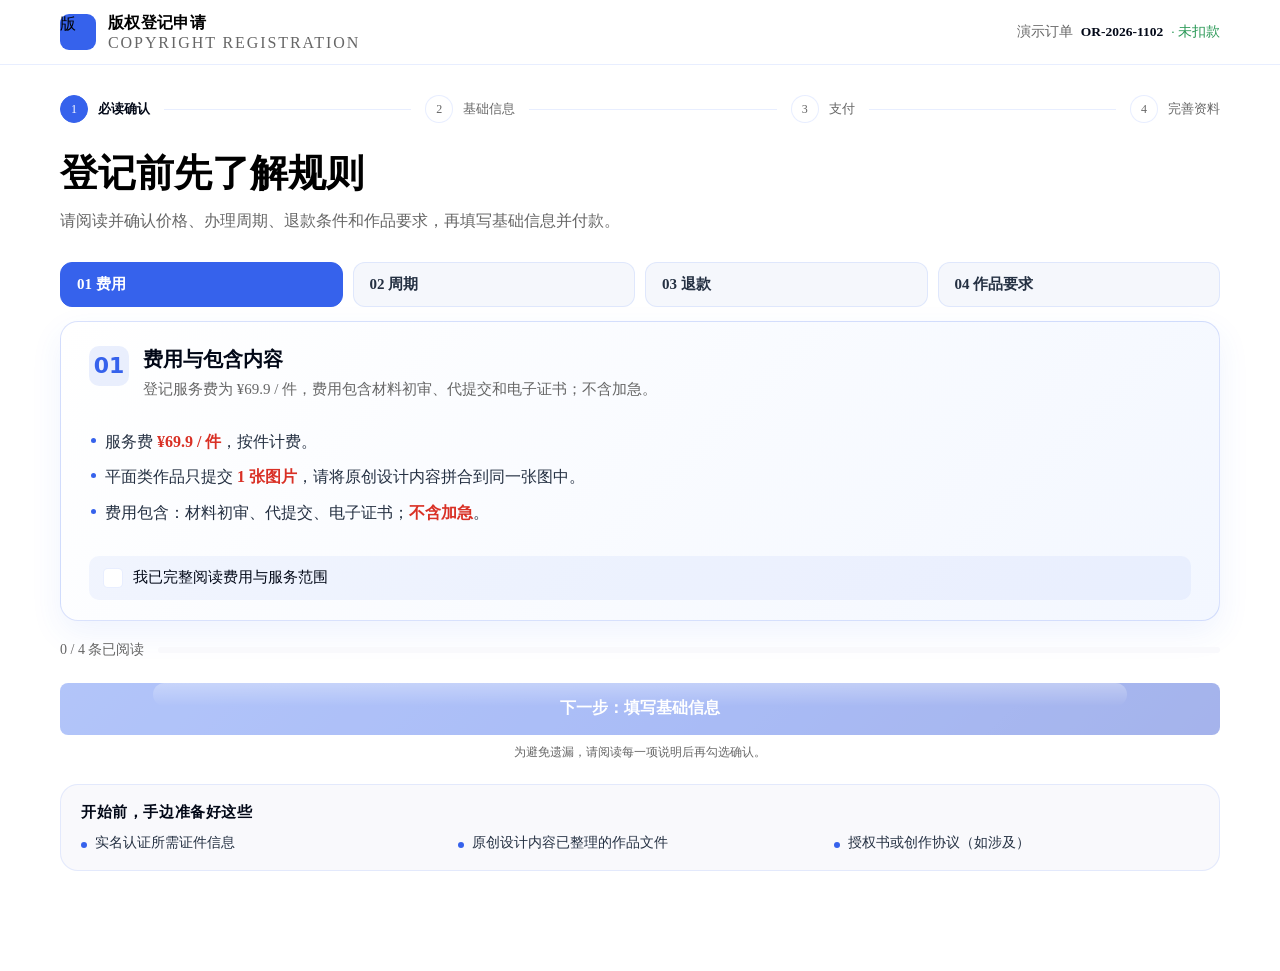
<file: register.html>
<!DOCTYPE html>
<html lang="zh-CN">
<head>
<meta charset="UTF-8">
<meta name="viewport" content="width=device-width, initial-scale=1">
<title>版权登记 · 登记前须知与下单</title>
<meta name="description" content="版权登记流程原型：先阅读须知、填写基础信息，再支付，支付后进入资料任务中心。">
<link rel="stylesheet" href="assets/styles.css?v=114">
<link rel="icon" type="image/svg+xml" href="assets/favicon.svg">
</head>
<body class="funnel-page">

<a class="skip-link" href="#main">跳到主要内容</a>

<header class="funnel-top">
  <div class="wrap funnel-top__inner">
    <a class="brand" href="index.html" aria-label="返回版权登记服务介绍">
      <span class="brand__mark" aria-hidden="true">版</span>
      <span class="brand__text">
        <strong>版权登记申请</strong>
        <span>COPYRIGHT REGISTRATION</span>
      </span>
    </a>

    <div class="funnel-top__order">
      演示订单 <strong>OR-2026-1102</strong>
      <span style="color:var(--green)">· 未扣款</span>
    </div>
  </div>
</header>

<main id="main" class="wrap" data-funnel>

  <nav class="stepper" aria-label="登记步骤">
    <div class="stepper__item is-active" data-step="1">
      <span class="stepper__num">1</span><span class="stepper__label">必读确认</span>
    </div>
    <span class="stepper__line" aria-hidden="true"></span>
    <div class="stepper__item" data-step="2">
      <span class="stepper__num">2</span><span class="stepper__label">基础信息</span>
    </div>
    <span class="stepper__line" aria-hidden="true"></span>
    <div class="stepper__item" data-step="3">
      <span class="stepper__num">3</span><span class="stepper__label">支付</span>
    </div>
    <span class="stepper__line" aria-hidden="true"></span>
    <div class="stepper__item" data-step="4">
      <span class="stepper__num">4</span><span class="stepper__label">完善资料</span>
    </div>
  </nav>

  <div class="funnel-shell">

    <div class="funnel-main">

      <!-- ============ Step 1 必读 ============ -->
      <section class="funnel-step is-active" data-panel="1">
        <div class="step-head">
          <h1>登记前先了解规则</h1>
          <p>请阅读并确认价格、办理周期、退款条件和作品要求，再填写基础信息并付款。</p>
        </div>

        <div class="notice-tabs" aria-label="登记规则分类">
          <button class="notice-tab is-active" type="button" data-notice-tab aria-pressed="true" aria-controls="notice-1">01 费用</button>
          <button class="notice-tab" type="button" data-notice-tab aria-pressed="false" aria-controls="notice-2">02 周期</button>
          <button class="notice-tab" type="button" data-notice-tab aria-pressed="false" aria-controls="notice-3">03 退款</button>
          <button class="notice-tab" type="button" data-notice-tab aria-pressed="false" aria-controls="notice-4">04 作品要求</button>
        </div>

        <div class="notice-list">
          <article class="notice is-current" id="notice-1">
            <div class="notice__top">
              <span class="notice__num" aria-hidden="true">01</span>
              <div>
                <h3>费用与包含内容</h3>
                <p>登记服务费为 ¥69.9 / 件，费用包含材料初审、代提交和电子证书；不含加急。</p>
              </div>
            </div>
            <div class="notice__body">
              <ul>
                <li>服务费 <span class="key">¥69.9 / 件</span>，按件计费。</li>
                <li>平面类作品只提交 <span class="key">1 张图片</span>，请将原创设计内容拼合到同一张图中。</li>
                <li>费用包含：材料初审、代提交、电子证书；<span class="key">不含加急</span>。</li>
              </ul>
            </div>
            <label class="notice__check">
              <input class="notice-input" type="checkbox">
              <span class="checkbox" aria-hidden="true"><svg viewBox="0 0 24 24" fill="none" stroke="currentColor" stroke-width="3"><path d="M20 6L9 17l-5-5"/></svg></span>
              我已完整阅读费用与服务范围
            </label>
          </article>

          <article class="notice" id="notice-2" hidden>
            <div class="notice__top">
              <span class="notice__num" aria-hidden="true">02</span>
              <div>
                <h3>审核周期与发证</h3>
                <p>整体办理周期为 <strong>10–15 个工作日</strong>。请在作品提交截止日期前预留登记办理时间。</p>
              </div>
            </div>
            <div class="notice__body">
              <ul>
                <li>请根据赛事作品提交截止日期，预留 <span class="key">10–15 个工作日</span>办理。</li>
                <li>证书下发后，登记信息会在全国作品登记信息数据库 <span class="key">公开可查</span>。</li>
              </ul>
            </div>
            <label class="notice__check">
              <input class="notice-input" type="checkbox">
              <span class="checkbox" aria-hidden="true"><svg viewBox="0 0 24 24" fill="none" stroke="currentColor" stroke-width="3"><path d="M20 6L9 17l-5-5"/></svg></span>
              我已完整阅读办理周期与截稿时间提示
            </label>
          </article>

          <article class="notice" id="notice-3" hidden>
            <div class="notice__top">
              <span class="notice__num" aria-hidden="true">03</span>
              <div>
                <h3>退款规则</h3>
                <p>退款条件按资料是否已提交版权局，以及驳回原因确定。</p>
              </div>
            </div>
            <div class="notice__body">
              <ul>
                <li><span class="key">未提交版权局：</span>可申请退款。</li>
                <li><span class="warn">已提交版权局：</span>如版权局驳回，可申请退款；因抄袭被驳回的除外。</li>
                <li>版权局审核通过：不适用驳回退款规则。</li>
              </ul>
            </div>
            <label class="notice__check">
              <input class="notice-input" type="checkbox">
              <span class="checkbox" aria-hidden="true"><svg viewBox="0 0 24 24" fill="none" stroke="currentColor" stroke-width="3"><path d="M20 6L9 17l-5-5"/></svg></span>
              我已完整阅读退款条件
            </label>
          </article>

          <article class="notice" id="notice-4" hidden>
            <div class="notice__top">
              <span class="notice__num" aria-hidden="true">04</span>
              <div>
                <h3>作品与作者要求</h3>
                <p>请确认作品内容符合登记要求，并准备好相应授权材料。</p>
              </div>
            </div>
            <div class="notice__body">
              <ul>
                <li>登记版只保留本人 <span class="key">100% 原创</span>的设计内容，所有非原创内容均需去除。作品名称不得出现品牌名称；画面中的命题企业或大广赛 LOGO、产品图、名称及品牌 IP 特征均需去除。</li>
                <li>请去除二维码、条形码、实际地址和电话，以及作品画面中的作者、指导教师和学校信息。申请资料仍需填写真实作者信息。</li>
                <li>真人肖像需提供所有出镜人的授权，包括作者本人。AI 生成的人物肖像需打码。</li>
                <li>背景音乐需提供授权；建议移除。字体、插画等第三方素材请提供相应授权材料。</li>
                <li>创作协议、授权书须早于作品创作时间签署；请核对日期。</li>
              </ul>
            </div>
            <label class="notice__check">
              <input class="notice-input" type="checkbox">
              <span class="checkbox" aria-hidden="true"><svg viewBox="0 0 24 24" fill="none" stroke="currentColor" stroke-width="3"><path d="M20 6L9 17l-5-5"/></svg></span>
              我已阅读并知晓作品要求
            </label>
          </article>
        </div>

        <div class="read-progress">
          <span class="read-progress__text">0 / 4 条已阅读</span>
          <span class="read-progress__bar"><i></i></span>
        </div>

        <button class="btn btn--primary btn--block btn--lg" id="toStep2" type="button" disabled>
          下一步：填写基础信息
        </button>
        <p style="font-size:11.5px;color:var(--muted);text-align:center;margin-top:10px">
          为避免遗漏，请阅读每一项说明后再勾选确认。
        </p>

        <div class="prep-mini">
          <h4>开始前，手边准备好这些</h4>
          <ul>
            <li><span class="dot"></span>实名认证所需证件信息</li>
            <li><span class="dot"></span>原创设计内容已整理的作品文件</li>
            <li><span class="dot"></span>授权书或创作协议（如涉及）</li>
          </ul>
        </div>
      </section>

      <!-- ============ Step 2 基础信息 ============ -->
      <section class="funnel-step" data-panel="2">
        <div class="step-head">
          <h1>先填 4 项基础信息</h1>
          <p>这些信息用于创建订单、审核通知和退款联系，请确认填写准确。</p>
        </div>

        <form class="form-card" id="basicForm" novalidate>
          <div class="form-grid">
            <div class="field field--full">
              <label for="workName">作品名称 <span class="req">*</span></label>
              <input class="input" id="workName" name="workName" type="text" maxlength="40" placeholder="例如：轻盈一夏" autocomplete="off">
              <span class="hint">作品名称不得出现品牌名称；可与参赛作品名称不同。</span>
              <span class="field-error" data-error-for="workName"></span>
            </div>

            <div class="field field--full" id="typeBlock">
              <label>作品类型 <span class="req">*</span></label>
              <div class="type-grid">
                <button class="type-chip" type="button" data-type="平面类">平面类</button>
                <button class="type-chip" type="button" data-type="视频类">视频类</button>
                <button class="type-chip" type="button" data-type="动画类">动画类</button>
                <button class="type-chip" type="button" data-type="UI 类">UI 类</button>
                <button class="type-chip" type="button" data-type="互动类（静态）">互动类（静态）</button>
                <button class="type-chip" type="button" data-type="互动类（动态）">互动类（动态）</button>
                <button class="type-chip" type="button" data-type="科技类（静态）">科技类（静态）</button>
                <button class="type-chip" type="button" data-type="科技类（动态）">科技类（动态）</button>
                <button class="type-chip" type="button" data-type="营销创客类（微视频）">营销创客类（微视频）</button>
                <button class="type-chip" type="button" data-type="文案类（长文案）">文案类（长文案）</button>
                <button class="type-chip" type="button" data-type="文案类（创意脚本）">文案类（创意脚本）</button>
              </div>
              <span class="hint">完整类别和格式要求见介绍页。</span>
            </div>

            <div class="field">
              <label for="region">参赛赛区 <span class="req">*</span></label>
              <select class="select" id="region">
                <option value="">请选择赛区</option>
                <option>北京赛区</option><option>天津赛区</option><option>河北赛区</option><option>山西赛区</option>
                <option>内蒙古赛区</option><option>辽宁赛区</option><option>吉林赛区</option><option>黑龙江赛区</option>
                <option>上海赛区</option><option>江苏赛区</option><option>浙江赛区</option><option>安徽赛区</option>
                <option>福建赛区</option><option>江西赛区</option><option>山东赛区</option><option>河南赛区</option>
                <option>湖北赛区</option><option>湖南赛区</option><option>广东赛区</option><option>广西赛区</option>
                <option>海南赛区</option><option>重庆赛区</option><option>四川赛区</option><option>贵州赛区</option>
                <option>云南赛区</option><option>西藏赛区</option><option>陕西赛区</option><option>甘肃赛区</option>
                <option>青海赛区</option><option>宁夏赛区</option><option>新疆赛区</option>
              </select>
              <span class="field-error" data-error-for="region"></span>
            </div>

            <div class="field">
              <label for="school">院校名称 <span class="req">*</span></label>
              <input class="input" id="school" type="text" placeholder="例如：中国美术学院" autocomplete="organization">
              <span class="field-error" data-error-for="school"></span>
            </div>

            <div class="field field--full">
              <label for="phone">联系手机号 <span class="req">*</span></label>
              <div class="with-suffix">
                <input class="input" id="phone" type="tel" inputmode="numeric" placeholder="用于审核通知与退款联系" autocomplete="tel">
                <button class="btn btn--ghost btn--sm suffix-btn" id="wechatFill" type="button">使用微信手机号</button>
              </div>
              <span class="hint">订单页脱敏显示，不进公开登记信息。</span>
              <span class="field-error" data-error-for="phone"></span>
            </div>
          </div>

          <div style="display:flex;gap:12px;align-items:center;margin-top:24px;flex-wrap:wrap">
            <button class="btn btn--primary btn--lg" type="submit" style="margin-left:auto">
              下一步：支付 ¥69.9
              <svg width="16" height="16" viewBox="0 0 24 24" fill="none" stroke="currentColor" stroke-width="2" aria-hidden="true"><path d="M5 12h14M13 6l6 6-6 6"/></svg>
            </button>
          </div>
        </form>
      </section>

      <!-- ============ Step 3 支付 ============ -->
      <section class="funnel-step" data-panel="3">
        <div class="step-head">
          <h1>确认订单并继续</h1>
          <p>完成支付后，按提示进行实名认证、完善作品资料并提交审核。</p>
        </div>

        <div class="pay-card__left">
          <div class="pay-card">
            <div class="pay-card__sum">
              <div class="summary-row"><span>作品名称</span><strong id="payWork">待填写</strong></div>
              <div class="summary-row"><span>作品类型</span><strong id="payType">待选择</strong></div>
              <div class="summary-row"><span>参赛赛区</span><strong id="payRegion">待选择</strong></div>
              <div class="summary-row"><span>联系手机</span><strong id="payPhone">待填写</strong></div>
              <div class="summary-row"><span>服务费</span><strong>¥69.90</strong></div>
            </div>

            <section class="pay-confirm" aria-labelledby="payConfirmTitle">
              <h2 id="payConfirmTitle">付款前完整确认</h2>
              <ul>
                <li><strong>服务费：</strong>¥69.9 / 件，包含材料初审、代提交和电子证书，不含加急。</li>
                <li><strong>办理周期：</strong>10–15 个工作日，请在作品提交截止日期前预留时间。</li>
                <li><strong>退款规则：</strong>提交至版权局前可申请退款；提交后仅在版权局驳回后可申请退款，因抄袭被驳回的除外。</li>
                <li><strong>作品要求：</strong>登记版仅保留本人原创内容。平面类只提交 1 张图片，请将原创设计内容拼合到同一张图中；品牌及赛事元素、联系方式、作者/教师/学校标识等非原创信息需去除，并按要求准备肖像与素材授权。</li>
              </ul>
              <label class="notice__check">
                <input id="payConfirm" type="checkbox">
                <span class="checkbox" aria-hidden="true"><svg viewBox="0 0 24 24" fill="none" stroke="currentColor" stroke-width="3"><path d="M20 6L9 17l-5-5"/></svg></span>
                我已核对订单信息，并确认已阅读以上服务规则
              </label>
            </section>
          </div>
        </div>

        <aside class="pay-card__right">
          <div class="pay-qr">
            <div class="qr-box" id="demoQr"></div>
            <p>微信扫码支付 · 原型演示二维码</p>
          </div>

          <div class="pay-methods">
            <button class="pay-method is-active" type="button"><i></i>微信支付</button>
            <button class="pay-method" type="button"><i></i>支付宝</button>
          </div>

          <div class="pay-safe">
            <strong>继续前请再次确认：</strong>
            支付后请尽快完成实名认证与作品资料提交。提交至版权局前可申请退款；提交后仅在版权局驳回时可申请退款，因抄袭被驳回的除外。
          </div>

          <button class="btn btn--primary btn--block btn--lg" id="simulatePay" type="button" disabled style="margin-top:18px">
            模拟支付成功（原型演示，不会扣款）
          </button>
          <p class="demo-note">这是前端原型，不会产生真实订单或扣款。</p>
        </aside>
      </section>

      <!-- ============ Step 4 任务中心 ============ -->
      <section class="funnel-step" data-panel="4" id="tasks">
        <div class="success-hero">
          <div class="success-hero__check">
            <svg viewBox="0 0 24 24" fill="none" stroke="currentColor" stroke-width="2.4" aria-hidden="true"><path d="M20 6L9 17l-5-5"/></svg>
          </div>
          <h2>支付后，还需完成 3 项资料任务</h2>
          <p>基础信息已填写并完成付款。请继续实名认证并提交作品资料。</p>
          <div class="success-hero__meta">
            <span class="meta-chip"><strong id="tcWork">《轻盈一夏》 · 北京赛区 · 平面类</strong></span>
            <span class="meta-chip">联系手机 <strong id="tcPhone">138 **** 8000</strong></span>
            <span class="meta-chip">建议完成时间 <strong id="tcDeadline">2026 年 11 月 9 日</strong></span>
          </div>
        </div>

        <div class="task-list">
          <article class="task" id="taskRealname">
            <div class="task__icon">
              <svg viewBox="0 0 24 24" fill="none" stroke="currentColor" stroke-width="1.8" aria-hidden="true"><rect x="3" y="5" width="18" height="14" rx="2"/><circle cx="9" cy="11" r="2.2"/><path d="M5.5 16c.9-1.6 2.1-2.4 3.5-2.4s2.6.8 3.5 2.4M15 9h4M15 13h4"/></svg>
            </div>
            <div class="task__body">
              <h3>1. 实名认证 <span class="pill pill--amber">前置条件</span></h3>
              <p>身份证正反面 + 手写签名。每个作者都要做，已认证身份可以直接选。</p>
            </div>
            <div class="task__action">
              <button class="btn btn--primary btn--sm" type="button" data-realname>去实名认证</button>
            </div>
          </article>

          <article class="task" id="taskForm">
            <div class="task__icon">
              <svg viewBox="0 0 24 24" fill="none" stroke="currentColor" stroke-width="1.8" aria-hidden="true"><path d="M5 3h9l5 5v13H5z"/><path d="M14 3v5h5M8 12h7M8 16h5"/></svg>
            </div>
            <div class="task__body">
              <h3>2. 完善作品资料</h3>
              <p>作品文件、原创说明、作者和权属信息。提交前会先做 5 项自检。</p>
            </div>
            <div class="task__action">
              <a class="btn btn--primary btn--sm" href="form.html">去填写</a>
            </div>
          </article>

          <article class="task" id="taskSubmit">
            <div class="task__icon">
              <svg viewBox="0 0 24 24" fill="none" stroke="currentColor" stroke-width="1.8" aria-hidden="true"><path d="M12 3l8 4v6c0 5-3.5 7.5-8 8-4.5-.5-8-3-8-8V7l8-4z"/><path d="M9 12l2 2 4-4"/></svg>
            </div>
            <div class="task__body">
              <h3>3. 提交审核</h3>
              <p>前两项做完才能进。提交后平台先初审，再交给省版权局。</p>
            </div>
            <div class="task__action">
              <span class="pill pill--amber">待前置任务完成</span>
            </div>
          </article>
        </div>

        <div class="order-timeline">
          <div style="display:flex;align-items:center;justify-content:space-between;gap:12px;margin-bottom:14px">
            <h3 style="margin:0">订单进度</h3>
            <span style="font-size:11.5px;color:var(--muted)" id="tcProgressText">0 / 3 项已完成</span>
          </div>
          <div class="read-progress__bar" style="margin-bottom:18px"><i id="tcProgressBar" style="width:0"></i></div>
          <div class="timeline">
            <div class="tl-item is-done">
              <span class="tl-dot">✓</span>
              <div class="tl-body"><b>支付服务费</b><span>已完成 · ¥69.90</span></div>
            </div>
            <div class="tl-item is-current">
              <span class="tl-dot">2</span>
              <div class="tl-body"><b>实名认证与资料完善</b><span>进行中 · 建议 7 天内完成</span></div>
            </div>
            <div class="tl-item">
              <span class="tl-dot">3</span>
              <div class="tl-body"><b>平台初审并提交版权局</b><span>办理流程中的平台审核阶段</span></div>
            </div>
            <div class="tl-item">
              <span class="tl-dot">4</span>
              <div class="tl-body"><b>省版权局审核与发证</b><span>10–15 个工作日</span></div>
            </div>
            <div class="tl-item">
              <span class="tl-dot">5</span>
              <div class="tl-body"><b>证书下发与公示</b><span>可在全国作品登记信息数据库查询</span></div>
            </div>
          </div>
        </div>

        <div class="summary-card__note" style="margin-top:16px">
          <svg viewBox="0 0 24 24" fill="none" stroke="currentColor" stroke-width="2" aria-hidden="true"><circle cx="12" cy="12" r="9"/><path d="M12 8v5M12 16h.01"/></svg>
          提交至版权局前可申请退款；提交后仅在版权局驳回时可申请退款，因抄袭被驳回的除外。
        </div>
      </section>
    </div>

    <!-- ============ 右侧摘要 ============ -->
    <aside class="summary-card">
      <p class="summary-card__label">本次登记</p>
      <div class="summary-card__price"><b><small>¥</small>69.9</b><s>¥300</s><span style="font-size:11px;color:var(--muted)">/ 件</span></div>
      <div class="summary-card__rows">
        <div class="summary-row"><span>作品</span><strong id="sumWork">待填写</strong></div>
        <div class="summary-row"><span>类型</span><strong id="sumType">待选择</strong></div>
        <div class="summary-row"><span>赛区</span><strong id="sumRegion">待选择</strong></div>
        <div class="summary-row"><span>联系手机</span><strong id="sumPhone">待填写</strong></div>
      </div>
      <div class="summary-card__note">
        <svg viewBox="0 0 24 24" fill="none" stroke="currentColor" stroke-width="2" aria-hidden="true"><path d="M12 3l8 4v6c0 5-3.5 7.5-8 8-4.5-.5-8-3-8-8V7l8-4z"/></svg>
        <span>提交至版权局前可申请退款；提交后仅在版权局驳回时可申请退款，抄袭驳回除外。</span>
      </div>
      <p class="summary-card__micro">原型演示 · 不会真实扣款</p>
    </aside>
  </div>
</main>

<!-- ============ 实名认证弹窗 ============ -->
<dialog class="modal" id="realnameDialog">
  <div class="modal__head">
    <div>
      <h2>实名认证</h2>
      <p>按顺序点完 3 步即可完成（原型演示，不会上传真实证件）。</p>
    </div>
    <button class="modal__close" id="rnClose" type="button" aria-label="关闭">
      <svg width="16" height="16" viewBox="0 0 24 24" fill="none" stroke="currentColor" stroke-width="2"><path d="M6 6l12 12M18 6L6 18"/></svg>
    </button>
  </div>
  <div class="modal__body">
    <div class="realname-steps">
      <div class="rn-step" role="button" tabindex="0">
        <span class="rn-step__num">1</span>
        <div><h4>上传身份证正面</h4><p>确保边框完整、文字清晰。点击本行模拟上传。</p></div>
      </div>
      <div class="rn-step" role="button" tabindex="0">
        <span class="rn-step__num">2</span>
        <div><h4>上传身份证反面</h4><p>系统会自动 OCR 识别并加水印。点击本行模拟上传。</p></div>
      </div>
      <div class="rn-step" role="button" tabindex="0">
        <span class="rn-step__num">3</span>
        <div><h4>手写签名</h4><p>在签名区内签写本人姓名。点击本行模拟完成。</p></div>
      </div>
    </div>
  </div>
  <div class="modal__foot">
    <button class="btn btn--ghost" type="button" onclick="this.closest('dialog').close()">稍后再说</button>
    <button class="btn btn--primary" id="rnDone" type="button" disabled>完成实名认证</button>
  </div>
</dialog>

<script src="assets/app.js?v=114"></script>
</body>
</html>
</file>
<file: assets/styles.css>
/* Outfit + DM Mono（旧版字体） */
@font-face {
  font-family: "Outfit";
  src: url("./Outfit-Regular.ttf") format("truetype");
  font-weight: 400; font-display: swap;
}
@font-face {
  font-family: "Outfit";
  src: url("./Outfit-Bold.ttf") format("truetype");
  font-weight: 700; font-display: swap;
}
@font-face {
  font-family: "DM Mono";
  src: url("./DMMono-Regular.ttf") format("truetype");
  font-weight: 400; font-display: swap;
}

/* =========================================================
   版权登记服务 · 原型设计系统
   方向：官方证书 / 编辑部排版 / 暖纸底 + 朱砂强调
   ========================================================= */

:root {
  --bg: #FFFFFF;
  --bg-2: #F9F9FC;
  --ink: #020817;
  --ink-2: #243042;
  --muted: #666666;
  --muted-2: #7a8499;
  --line: rgba(36, 87, 255, 0.10);
  --line-soft: rgba(36, 87, 255, 0.06);
  --accent: #3662EC;
  --accent-dark: #2A4CD1;
  --accent-soft: #EEF2FF;
  --accent-2: #2B9957;
  --accent-3: #ff8a3d;
  --paper: var(--bg);
  --paper-2: #F9F9FC;
  --white: var(--bg-2);
  --green: var(--accent-2);
  --green-soft: #e9fbf7;
  --gold: var(--accent-3);
  --gold-soft: #fff1e7;
  --amber: var(--accent-3);
  --amber-soft: #fff1e7;
  --shadow-sm: 0 4px 14px rgba(16, 24, 40, 0.06);
  --shadow-md: 0 16px 48px rgba(16, 24, 40, 0.08);
  --shadow-lg: 0 24px 80px rgba(36, 87, 255, 0.12);
  --radius-sm: 12px;
  --radius-md: 18px;
  --radius-lg: 20px;
  --radius-xl: 24px;
  --font-display: "Outfit", "Noto Sans SC", system-ui, sans-serif;
  --font-sans: "Outfit", system-ui, -apple-system, BlinkMacSystemFont, "Segoe UI",
    "PingFang SC", "Hiragino Sans GB", "Microsoft YaHei", "Noto Sans SC", sans-serif;
  --font-mono: "DM Mono", ui-monospace, SFMono-Regular, Menlo, monospace;
  --max: 1160px;
  --ease: cubic-bezier(0.22, 1, 0.36, 1);
  --accent-rgb: 54, 98, 236;
  --accent2-rgb: 0, 184, 169;
  --accent3-rgb: 255, 138, 61;
  --ink-rgb: 16, 24, 40;
}

* { box-sizing: border-box; }

html { scroll-behavior: smooth; }
@media (prefers-reduced-motion: reduce) {
  html { scroll-behavior: auto; }
  *, *::before, *::after { animation-duration: 0.001ms !important; transition-duration: 0.001ms !important; }
}

body {
  margin: 0;
  background: var(--bg);

img, svg { max-width: 100%; display: block; }
a { color: inherit; text-decoration: none; }
button, input, select, textarea { font: inherit; color: inherit; }
button { cursor: pointer; }
h1, h2, h3, h4, p { margin: 0; }
ul { margin: 0; padding: 0; list-style: none; }

::selection { background: var(--accent); color: #fff; }

.wrap { width: min(calc(100% - 48px), var(--max)); margin-inline: auto; }
@media (max-width: 640px) { .wrap { width: calc(100% - 32px); } }

.skip-link {
  position: fixed; top: -100px; left: 16px; z-index: 999;
  padding: 10px 16px; background: var(--ink); color: #fff; border-radius: 8px;
}
.skip-link:focus { top: 12px; }

/* ---------- 顶部导航 ---------- */
.site-header { position: sticky; top: 14px; z-index: 60; background: transparent; padding: 0 24px; }
.site-header.is-scrolled .nav__pill { border-color: rgba(var(--accent-rgb), 0.22); box-shadow: var(--shadow-md); }
.nav__pill {
  display: flex; align-items: center; gap: 18px;
  padding: 12px 14px 12px 18px;
  background: rgba(255, 255, 255, 0.72);
  border: 1px solid rgba(var(--accent-rgb), 0.12);
  border-radius: 999px;
  -webkit-backdrop-filter: blur(20px) saturate(180%);
  backdrop-filter: blur(20px) saturate(180%);
  box-shadow: var(--shadow-md);
  width: 100%;
}
.nav {
  display: flex; align-items: center; gap: 28px;
  min-height: 72px;
}
.brand { display: flex; align-items: center; gap: 12px; flex-shrink: 0; }
.brand__mark { width: 36px; height: 36px; border-radius: 10px; background: var(--accent); box-shadow: 0 2px 8px rgba(var(--accent-rgb), 0.25); flex-shrink: 0; }
.brand__text strong { display: block; font-size: 16px; letter-spacing: 0.02em; }
.brand__text span { display: block; font-size: 16px; color: var(--muted); letter-spacing: 0.12em; }
.nav__links { display: flex; align-items: center; gap: 26px; margin-left: 12px; }
.nav__links a { font-size: 16px; color: var(--ink-2); position: relative; padding: 8px 0; white-space: nowrap; flex-shrink: 0; }
.nav__links a::after {
  content: ""; position: absolute; left: 0; right: 100%; bottom: 2px;
  height: 2px; background: var(--accent); transition: right 0.28s var(--ease);
}
.nav__links a:hover::after, .nav__links a[aria-current="page"]::after { right: 0; }
.nav__actions { margin-left: auto; display: flex; align-items: center; gap: 14px; }
.nav__back { font-size: 16px; color: var(--muted); }
.nav__toggle {
  display: none; width: 40px; height: 40px; border: 1px solid var(--line);
  background: transparent; border-radius: 8px;
}
.nav__toggle span { display: block; width: 18px; height: 2px; background: var(--ink); margin: 4px auto; }

/* ---------- 按钮 ---------- */
.btn {
  display: inline-flex; align-items: center; justify-content: center; gap: 8px;
  min-height: 44px; padding: 0 22px;
  border: 1px solid transparent; border-radius: 999px;
  font-size: 16px; font-weight: 600; letter-spacing: 0.01em;
  transition: transform 0.2s var(--ease), background 0.2s, color 0.2s, border-color 0.2s, box-shadow 0.2s;
  white-space: nowrap;
}
.btn:hover { transform: translateY(-1px); }
.btn:active { transform: translateY(0); }
.btn:focus-visible { outline: 3px solid rgba(var(--accent-rgb), 0.28); outline-offset: 2px; }
.btn--primary { background: var(--accent); color: #fff; border: none; font-weight: 600; letter-spacing: -0.005em; box-shadow: 0 6px 20px rgba(var(--accent-rgb), 0.35); }
.btn--primary:hover { transform: translateY(-2px); box-shadow: 0 18px 42px rgba(var(--accent-rgb), 0.30); }
.btn--primary[disabled] { transform: none; }
.btn--primary:hover { background: var(--accent-dark); }
.btn--dark { background: var(--ink); color: #fff; }
.btn--dark:hover { background: #000; }
.btn--ghost { background: transparent; color: var(--ink); border-color: var(--line); }
.btn--ghost:hover { border-color: var(--ink); }
.btn--text { padding: 0 4px; min-height: 32px; color: var(--accent); }
.btn--block { width: 100%; }
.btn[disabled] { opacity: 0.42; cursor: not-allowed; transform: none; box-shadow: none; }
.btn--lg { min-height: 52px; padding: 0 30px; font-size: 16px; }
.btn--sm { min-height: 36px; padding: 0 16px; font-size: 16px; }

/* ---------- 通用区块 ---------- */
.section { padding: 48px 0; }
.section--tight { padding: 40px 0; }
.section--paper { background: #F9F9FC; }
.section--white { background: var(--white); }
.section--ink { background: var(--ink); color: #fff; }
.eyebrow {
  display: inline-flex; align-items: center; gap: 10px;
  font-size: 13px; letter-spacing: 0.18em; color: var(--muted);
  text-transform: uppercase;
}
.eyebrow::before { display: none; }
.section-head { max-width: 760px; margin-bottom: 40px; }
.section-head h2 {
  font-family: var(--font-display);
  font-size: clamp(30px, 3.6vw, 46px);
  line-height: 1.2; letter-spacing: -0.01em;
  margin: 14px 0 14px;
}
.section-head p { color: var(--muted); font-size: 16px; line-height: 1.7; }
.section-head--center { margin-inline: auto; text-align: center; }
.section--ink .section-head p, .section--ink .eyebrow { color: rgba(255,255,255,.6); }
.section--ink .eyebrow::before { display: none; }

/* ---------- Hero ---------- */
.hero { position: relative; overflow: hidden; padding: 64px 0 56px; background: url('banner.png') center / cover no-repeat; }
.hero::before {
  content: ""; position: absolute; inset: 0;
  background: rgba(255, 255, 255, 0.94);
  pointer-events: none;
}
.hero > * { position: relative; z-index: 1; }
.hero__grid {
  position: relative;
  display: grid; grid-template-columns: 1.12fr 0.88fr; gap: 56px; align-items: center;
}
.hero__eyebrow { color: var(--accent); letter-spacing: 0.14em; font-size: 12px; font-weight: 600; }
.hero__eyebrow::before { background: var(--accent); }
.hero h1 {
  font-family: var(--font-display);
  font-weight: 700;
  font-size: clamp(44px, 5.5vw, 60px);
  line-height: 1.02;
  letter-spacing: -0.03em;
  color: var(--ink);
  margin-bottom: 22px;
}
.hero h1 em { font-style: normal; background: linear-gradient(135deg, var(--accent), var(--accent-2)); -webkit-background-clip: text; background-clip: text; color: transparent; }
.hero h1 em { font-style: normal; color: var(--accent); }
.hero__lede { max-width: 520px; font-size: 18px; color: var(--ink-2); line-height: 1.8; }
.hero__actions { display: flex; flex-wrap: wrap; gap: 12px; margin-top: 32px; }
.hero__micro { margin-top: 14px; font-size: 12.5px; color: var(--muted); display: flex; align-items: center; gap: 8px; }
.hero__micro svg { width: 14px; height: 14px; }
.hero__facts {
  display: grid; grid-template-columns: repeat(4, 1fr);
  gap: 0; margin-top: 42px; border-top: 1px solid var(--line);
}
.hero__fact { padding: 18px 16px 0 0; }
.hero__fact + .hero__fact { padding-left: 16px; border-left: 1px solid var(--line); }
.hero__fact b { display: block; font-size: 19px; font-family: var(--font-display); letter-spacing: -0.01em; }
.hero__fact span { font-size: 12px; color: var(--muted); }

/* 证书 */
.cert-stage { position: relative; display: grid; place-items: center; min-height: 440px; }
.cert-stage::before {
  content: ""; position: absolute; width: 92%; height: 78%;
  background: var(--accent-soft); border-radius: 34px; transform: rotate(-4deg);
}
.cert-stage::after {
  content: ""; position: absolute; width: 70%; height: 60%;
  background: var(--gold-soft); border-radius: 50%; filter: blur(2px); transform: translate(12%, 18%);
  opacity: .8;
}
.cert {
  position: relative; z-index: 2;
  width: min(100%, 430px);
  background: var(--bg-2);
  border: 1px solid var(--line);
  box-shadow: 0 30px 70px rgba(var(--accent-rgb), 0.16);
  padding: 34px 32px 30px;
  transform: rotate(2.5deg);
}
.cert::before {
  content: ""; position: absolute; inset: 10px; border: 1px solid var(--line-soft); pointer-events: none;
}
.cert__issuer { font-size: 12px; letter-spacing: 0.2em; color: var(--gold); text-align: center; }
.cert__title {
  font-family: var(--font-display); font-size: 27px; text-align: center;
  letter-spacing: 0.22em; margin: 12px 0 6px;
}
.cert__sub { text-align: center; font-size: 12px; color: var(--muted); letter-spacing: 0.16em; }
.cert__body { margin-top: 24px; font-size: 12.5px; color: var(--ink-2); line-height: 2.15; }
.cert__body .line { display: flex; gap: 10px; align-items: baseline; }
.cert__body .line span { color: var(--muted); width: 62px; flex-shrink: 0; font-size: 16px; }
.cert__body .line b { font-family: var(--font-display); font-weight: 600; border-bottom: 1px solid var(--line); flex: 1; }
.cert__seal {
  position: absolute; right: 26px; bottom: 26px;
  width: 84px; height: 84px; border-radius: 50%;
  border: 3px solid rgba(var(--accent-rgb),.72);
  color: rgba(var(--accent-rgb),.8);
  display: grid; place-items: center; text-align: center;
  font-family: var(--font-display); font-size: 16px; line-height: 1.25; letter-spacing: 0.1em;
  transform: rotate(-14deg);
}
.cert__seal::before { content: ""; position: absolute; inset: 5px; border: 1px solid rgba(var(--accent-rgb),.5); border-radius: 50%; }
.cert__no { position: absolute; left: 32px; bottom: 22px; font-size: 12px; color: var(--muted-2); letter-spacing: .08em; }

/* ---------- 对比模块 ---------- */
.compare-layout { display: grid; grid-template-columns: 1.15fr .85fr; gap: 38px; align-items: start; }
.compare {
  --pos: 58%;
  position: relative; border-radius: var(--radius-md); overflow: hidden;
  background: var(--bg-2); border: 1px solid var(--line);
  box-shadow: var(--shadow-md);
  touch-action: pan-y;
}
.compare__canvas { position: relative; aspect-ratio: 4 / 3.35; }
.poster {
  position: absolute; inset: 0;
  background:
    radial-gradient(circle at 78% 18%, rgba(var(--accent-rgb), 0.22) 0, rgba(var(--accent-rgb), 0.22) 26%, transparent 26.2%),
    linear-gradient(160deg, #eaf1ff 0%, #ffffff 100%);
  overflow: hidden;
}
.poster__kicker { position: absolute; left: 8%; top: 10%; font-size: 12px; letter-spacing: .28em; color: var(--muted-2); }
.poster__title {
  position: absolute; left: 8%; top: 16%;
  font-family: var(--font-display); font-size: clamp(30px, 4.2vw, 52px);
  line-height: 1.05; letter-spacing: .04em; color: var(--ink);
}
.poster__title small { display: block; font-family: var(--font-sans); font-size: 16px; letter-spacing: .12em; color: var(--muted-2); margin-top: 10px; }
.poster__product {
  position: absolute; left: 34%; bottom: 6%;
  width: 22%; aspect-ratio: .42; border-radius: 12% 12% 8% 8% / 8% 8% 5% 5%;
  background: linear-gradient(100deg, var(--accent), var(--accent-2) 100%);
  box-shadow: 18px 22px 40px rgba(var(--accent-rgb), 0.28);
  transform: rotate(-4deg);
}
.poster__product::before {
  content: ""; position: absolute; left: 32%; top: -9%; width: 36%; height: 12%;
  background: var(--accent-dark); border-radius: 4px 4px 0 0;
}
.poster__product::after {
  content: "ORIGINAL"; position: absolute; left: 0; right: 0; top: 38%;
  text-align: center; font-size: 7px; letter-spacing: .18em; color: rgba(255,255,255,.85);
}
.poster__copy {
  position: absolute; right: 8%; bottom: 9%; width: 24%;
  text-align: right;
  font-size: 16px; line-height: 1.9; color: var(--muted);
}
.poster__rule { position: absolute; left: 8%; bottom: 32%; width: 18%; height: 1px; background: var(--line); }

.compare__overlay {
  position: absolute; inset: 0;
  clip-path: inset(0 calc(100% - var(--pos)) 0 0);
  background: transparent;
  border-right: 0;
}
.compare__handle {
  position: absolute; top: 0; bottom: 0; left: var(--pos);
  width: 2px; background: var(--accent); z-index: 6; transform: translateX(-1px);
}
.compare__knob {
  position: absolute; top: 50%; left: 50%; transform: translate(-50%, -50%);
  width: 46px; height: 46px; border-radius: 50%;
  background: var(--accent); color: #fff; border: 3px solid #fff;
  box-shadow: 0 6px 18px rgba(0,0,0,.18);
  display: grid; place-items: center; cursor: grab;
}
.compare__knob[data-edge="start"] { left: 0; transform: translate(0, -50%); }
.compare__knob[data-edge="end"] { left: 100%; transform: translate(-100%, -50%); }
.compare__knob:active { cursor: grabbing; }
.compare__knob svg { width: 20px; height: 20px; }
.compare__tag {
  position: absolute; top: 14px; z-index: 7;
  padding: 5px 12px; border-radius: 999px;
  background: var(--accent-dark); color: #fff; font-size: 16px; letter-spacing: .08em;
}
.compare__tag--left { left: 14px; }
.compare__tag--right { right: 14px; background: rgba(var(--accent2-rgb), .9); }

/* 参赛版上的“违规元素” */
.overlay-mark { position: absolute; z-index: 5; }
.overlay-mark .chip {
  display: inline-flex; align-items: center; gap: 6px;
  padding: 6px 10px; border-radius: 6px;
  background: #fff; border: 1px solid var(--line);
  font-size: 12px; color: var(--ink); box-shadow: 0 4px 12px rgba(16, 24, 40, .08);
  white-space: nowrap;
}
.overlay-mark[data-pos="event"] { left: 34%; top: 6%; }
.cap-short { display: none; }
.overlay-mark[data-pos="brand"] { left: 5%; top: 32%; }
.overlay-mark[data-pos="teacher"] { left: 5%; top: 54%; }
.overlay-mark[data-pos="qr"] { left: 5%; bottom: 12%; }
.overlay-mark .badge {
  position: absolute; left: -9px; top: -9px;
  width: 18px; height: 18px; border-radius: 50%;
  background: var(--accent); color: #fff; font-size: 12px;
  display: grid; place-items: center; font-weight: 700;
}
.overlay-mark.is-outlined .chip { outline: 1.5px dashed rgba(var(--accent3-rgb),.8); outline-offset: 3px; }
.qr-chip { display: flex; align-items: center; gap: 8px; }
.qr-chip svg { width: 38px; height: 38px; }
.qr-chip em { font-style: normal; font-size: 8.5px; color: var(--muted-2); }

.compare__legend {
  position: static; z-index: auto;
  padding: 10px 14px;
  border-top: 1px solid var(--line);
  background: transparent; color: var(--muted);
  font-size: 16px; line-height: 1.5;
  display: flex; justify-content: space-between; gap: 12px;
}
.compare__legend span:first-child { max-width: 70%; }
.compare__legend span:last-child { color: var(--accent); white-space: nowrap; }

.compare-side { padding-top: 4px; }
.compare-side h3 { font-family: var(--font-display); font-size: 24px; margin-bottom: 16px; }
.compare-row { display: grid; grid-template-columns: 96px 1fr; gap: 14px; padding: 13px 0; border-top: 1px solid var(--line); }
.compare-row:last-child { border-bottom: 1px solid var(--line); }
.compare-row dt { font-size: 12px; color: var(--muted); }
.compare-row dd { margin: 0; font-size: 13.5px; line-height: 1.6; }
.compare-row dd .no { color: var(--accent); font-weight: 600; }
.compare-row dd .yes { color: var(--green); font-weight: 600; }

.top3 { margin-top: 28px; }
.top3 h4 { font-size: 16px; letter-spacing: .08em; color: var(--muted); margin-bottom: 10px; }
.top3 li { display: flex; gap: 10px; font-size: 16px; padding: 7px 0; border-bottom: 1px dashed var(--line); }
.top3 li b { color: var(--accent); font-family: var(--font-display); font-size: 16px; }

.checklist-link {  
  display: inline-flex; align-items: center; gap: 8px; margin-top: 18px;
  font-size: 16px; color: var(--accent);
  border-bottom: 1px solid rgba(var(--accent-rgb),.35); padding-bottom: 2px;
}

/* ---------- 适用类型 ---------- */
.fit-grid { display: grid; grid-template-columns: repeat(3, 1fr); gap: 18px; }
.fit-card {
  background: #fff; border: 1px solid var(--line); border-radius: var(--radius-md);
  padding: 28px; display: flex; flex-direction: column; gap: 14px;
}
.fit-card__head { display: flex; align-items: center; justify-content: space-between; gap: 12px; }
.fit-card__label { font-size: 12px; letter-spacing: .1em; }
.pill { display: inline-flex; align-items: center; gap: 6px; padding: 4px 10px; border-radius: 999px; font-size: 16px; font-weight: 600; }
.pill--green { background: var(--green-soft); color: var(--green); }
.pill--amber { background: var(--amber-soft); color: var(--amber); }
.pill--red { background: var(--accent-soft); color: var(--accent-dark); }
.fit-card h3 { font-size: 17px; font-family: var(--font-display); font-weight: 600; }
.fit-card p { font-size: 16px; color: var(--muted); }
.fit-card ul { display: flex; flex-direction: column; gap: 8px; margin-top: auto; }
.fit-card li { font-size: 12.5px; color: var(--ink-2); display: flex; gap: 8px; }
.fit-card li::before { content: "·"; color: var(--muted-2); }

/* ---------- 流程 ---------- */
.flow { position: relative; display: grid; grid-template-columns: repeat(6, 1fr); gap: 12px; }
.flow::before {
  content: ""; position: absolute; left: 4%; right: 4%; top: 34px; height: 1px; background: var(--line);
}
.flow-step { position: relative; padding-top: 0; }
.flow-step__dot {
  width: 68px; height: 68px; border-radius: 50%;
  background: #fff; border: 1px solid var(--line);
  display: grid; place-items: center;
  font-family: var(--font-display); font-size: 23px; color: var(--ink);
  position: relative; z-index: 2; margin-bottom: 18px;
}
.flow-step.is-critical .flow-step__dot { background: var(--accent); color: #fff; border-color: var(--accent); }
.flow-step__time { font-size: 16px; color: var(--muted); letter-spacing: .06em; }
.flow-step h3 { font-size: 16px; margin: 6px 0 6px; }
.flow-step p { font-size: 12.5px; color: var(--muted); line-height: 1.65; }
.flow-step__owner { display: inline-block; margin-top: 8px; font-size: 12px; padding: 2px 8px; border-radius: 4px; background: var(--paper-2); color: var(--muted); }
.refund-line {
  position: relative; margin-top: 34px; padding: 14px 18px;
  border: 1px dashed rgba(var(--accent-rgb),.5); border-radius: var(--radius-sm);
  background: rgba(248,233,229,.55); color: var(--accent-dark);
  font-size: 12.5px; display: flex; align-items: center; gap: 10px;
}
.refund-line svg { width: 16px; height: 16px; flex-shrink: 0; }

/* ---------- 价格 / 退款 ---------- */
.price-grid { display: grid; grid-template-columns: 1fr 1.05fr; gap: 22px; align-items: stretch; }
.price-card {
  background: var(--ink); color: #fff; border-radius: var(--radius-lg);
  padding: 40px; position: relative; overflow: hidden;
}
.price-card::after {
  content: ""; position: absolute; right: -80px; top: -80px; width: 240px; height: 240px;
  border-radius: 50%; border: 1px solid rgba(255,255,255,.14);
}
.price-card__label { font-size: 12px; letter-spacing: .14em; color: rgba(255,255,255,.6); }
.price { display: flex; align-items: baseline; gap: 12px; margin: 16px 0 4px; }
.price b { font-family: var(--font-display); font-size: 64px; line-height: 1; letter-spacing: -.04em; }
.price b small { font-size: 24px; font-weight: 400; margin-right: 2px; }
.price s { color: rgba(255,255,255,.42); font-size: 16px; }
.price__unit { font-size: 12px; color: rgba(255,255,255,.62); }
.price__incl { margin-top: 26px; border-top: 1px solid rgba(255,255,255,.14); padding-top: 22px; display: grid; gap: 10px; }
.price__incl li { display: flex; gap: 10px; font-size: 16px; color: rgba(255,255,255,.85); }
.price__incl svg { width: 16px; height: 16px; flex-shrink: 0; color: var(--accent-2); }
.price-card .btn { margin-top: 28px; }
.price-card__note { font-size: 11.5px; color: rgba(255,255,255,.5); margin-top: 12px; }

.refund-card { background: #fff; border: 1px solid var(--line); border-radius: var(--radius-lg); padding: 32px; }
.refund-card h3 { font-family: var(--font-display); font-size: 22px; margin-bottom: 6px; }
.refund-card p { font-size: 12.5px; color: var(--muted); margin-bottom: 18px; }
.refund-table { width: 100%; border-collapse: collapse; }
.refund-table th, .refund-table td { text-align: left; padding: 12px 10px; border-bottom: 1px solid var(--line-soft); font-size: 12.5px; vertical-align: middle; }
.refund-table th { font-size: 16px; color: var(--muted); font-weight: 500; letter-spacing: .04em; }
.refund-table td:last-child { text-align: right; white-space: nowrap; }
.refund-table tr:last-child td { border-bottom: 0; }
.refund-note { margin-top: 16px; font-size: 11.5px; color: var(--muted); display: flex; gap: 8px; }

/* ---------- 准备清单 ---------- */
.prep-grid { display: grid; grid-template-columns: repeat(4, 1fr); gap: 16px; }
.prep-item { border-top: 2px solid var(--ink); padding-top: 16px; }
.prep-item b { display: block; font-size: 12px; letter-spacing: .1em; color: var(--muted); margin-bottom: 10px; }
.prep-item h3 { font-size: 16px; margin-bottom: 6px; }
.prep-item p { font-size: 12.5px; color: var(--muted); }
.prep-item .mini { margin-top: 10px; font-size: 11.5px; color: var(--accent); }

/* ---------- FAQ ---------- */
.faq-tools { display: flex; gap: 10px; flex-wrap: wrap; margin-bottom: 20px; }
.faq-tab {
  min-height: 36px; padding: 0 16px; border-radius: 999px;
  border: 1px solid var(--line); background: #fff; font-size: 12.5px; color: var(--muted);
}
.faq-tab[aria-selected="true"] { background: var(--ink); color: #fff; border-color: var(--ink); }
.faq-group { display: none; min-height: 280px; }
.faq-group.is-active { display: grid; gap: 12px; }
.faq-group h3 { font-size: 12px; letter-spacing: .12em; color: var(--muted); margin: 26px 0 10px; }
.faq-group h3:first-child { margin-top: 0; }
details.faq {
  background: #fff; border: 1px solid var(--line); border-radius: var(--radius-sm);
  margin-bottom: 10px; overflow: hidden;
}
details.faq summary {
  list-style: none; cursor: pointer; padding: 17px 20px;
  display: flex; align-items: center; gap: 16px; font-size: 16px; font-weight: 500;
}
details.faq summary::-webkit-details-marker { display: none; }
details.faq summary::after {
  content: "+"; margin-left: auto; color: var(--accent); font-size: 20px; line-height: 1; flex-shrink: 0;
  transition: transform .25s var(--ease);
}
details.faq[open] summary::after { transform: rotate(45deg); }
details.faq .answer { padding: 0 20px 20px; color: var(--muted); font-size: 13.5px; line-height: 1.8; }
details.faq .answer strong { color: var(--ink); }

/* ---------- FAQ 补充：退款矩阵 ---------- */
.inline-table { width: 100%; border-collapse: collapse; margin: 12px 0 4px; font-size: 12.5px; }
.inline-table th, .inline-table td { padding: 9px 8px; border-bottom: 1px solid var(--line-soft); text-align: left; }
.inline-table th { font-size: 16px; color: var(--muted); font-weight: 500; }

/* ---------- 页脚 ---------- */
.site-footer { background: var(--ink); color: rgba(255,255,255,.78); padding: 56px 0 34px; }
.footer-grid { display: grid; grid-template-columns: 1.3fr .7fr .7fr .9fr; gap: 32px; }
.site-footer .brand__text strong { color: #fff; }
.site-footer .brand__text span { color: rgba(255,255,255,.45); }
.footer-col h4 { font-size: 16px; letter-spacing: .14em; color: rgba(255,255,255,.42); margin-bottom: 14px; }
.footer-col a, .footer-col p { display: block; font-size: 12.5px; line-height: 2.1; color: rgba(255,255,255,.7); }
.footer-col a:hover { color: #fff; }
.footer-bottom {
  margin-top: 36px; padding-top: 20px; border-top: 1px solid rgba(255,255,255,.12);
  display: flex; justify-content: space-between; gap: 16px; flex-wrap: wrap;
  font-size: 11.5px; color: rgba(255,255,255,.4);
}

/* ---------- 移动端底栏 ---------- */
.mobile-bar {
  position: fixed; left: 0; right: 0; bottom: 0; z-index: 70;
  display: none; align-items: center; gap: 14px;
  padding: 10px 16px calc(10px + env(safe-area-inset-bottom));
  background: rgba(255,255,255,.94); border-top: 1px solid var(--line);
  backdrop-filter: blur(12px);
}
.mobile-bar .price-mini { line-height: 1.2; }
.mobile-bar .price-mini b { font-family: var(--font-display); font-size: 22px; }
.mobile-bar .price-mini span { font-size: 12px; color: var(--muted); display: block; }
.mobile-bar .btn { margin-left: auto; flex: 1; max-width: 220px; }

/* ---------- 动效 ---------- */
[data-reveal] { opacity: 0; transform: translateY(16px); transition: opacity .7s var(--ease), transform .7s var(--ease); }
[data-reveal].is-in { opacity: 1; transform: none; }
@media (prefers-reduced-motion: reduce) {
  [data-reveal] { opacity: 1; transform: none; transition: none; }
}

/* =========================================================
   登记流程（register.html）
   ========================================================= */
.funnel-page { background: var(--paper); }
.funnel-top { border-bottom: 1px solid var(--line); background: rgba(255,255,255,.9); backdrop-filter: blur(12px); position: sticky; top: 0; z-index: 50; }
.funnel-top__inner { min-height: 64px; display: flex; align-items: center; gap: 18px; }
.funnel-top__back { display: inline-flex; align-items: center; gap: 6px; font-size: 12.5px; color: var(--muted); }
.funnel-top__order { margin-left: auto; font-size: 11.5px; color: var(--muted); display: flex; align-items: center; gap: 8px; }
.funnel-top__order strong { color: var(--ink); font-weight: 600; }

.stepper { display: flex; align-items: center; gap: 0; padding: 30px 0 8px; }
.stepper__item { display: flex; align-items: center; gap: 10px; flex: 0 0 auto; }
.stepper__num {
  width: 28px; height: 28px; border-radius: 50%;
  border: 1px solid var(--line); background: #fff; color: var(--muted);
  display: grid; place-items: center; font-size: 12px;
}
.stepper__item.is-active .stepper__num { background: var(--accent); color: #fff; border-color: var(--accent); }
.stepper__item.is-done .stepper__num { background: var(--green); color: #fff; border-color: var(--green); }
.stepper__label { font-size: 12.5px; color: var(--muted); white-space: nowrap; }
.stepper__item.is-active .stepper__label { color: var(--ink); font-weight: 600; }
.stepper__line { flex: 1; height: 1px; background: var(--line); margin: 0 14px; min-width: 24px; }

.funnel-shell { display: grid; grid-template-columns: 1fr; gap: 34px; align-items: start; padding: 20px 0 100px; }
.funnel-main { min-width: 0; }
.funnel-step { display: none; animation: fadeUp .45s var(--ease) both; }
.funnel-step.is-active { display: block; }
@keyframes fadeUp { from { opacity: 0; transform: translateY(10px); } to { opacity: 1; transform: none; } }

/* 漏斗页前置对比模块 */
.funnel-compare {
  margin-bottom: 28px;
  padding: 26px;
  background: var(--bg-2);
  border: 1px solid rgba(var(--accent-rgb), 0.08);
  border-radius: var(--radius-lg);
  box-shadow: var(--shadow-sm);
}
.funnel-compare__head { margin-bottom: 20px; }
.funnel-compare__tag {
  display: inline-block; font-size: 16px; font-weight: 700; letter-spacing: .06em;
  padding: 4px 12px; border-radius: 999px;
  background: linear-gradient(135deg, rgba(var(--accent-rgb), 0.12), rgba(var(--accent2-rgb), 0.14));
  color: var(--accent); margin-bottom: 10px;
}
.funnel-compare__head h2 {
  font-family: var(--font-display); font-size: 22px; line-height: 1.3; margin-bottom: 8px;
  letter-spacing: -0.01em;
}
.funnel-compare__head p { font-size: 16px; color: var(--muted); line-height: 1.7; max-width: 580px; }
.funnel-compare { max-width: 520px; margin: 0 auto 28px; }
.funnel-compare__tips, .compare-tips {
  margin-top: 16px; padding-top: 14px; border-top: 1px dashed var(--line);
  display: flex; gap: 12px; flex-wrap: wrap; justify-content: center;
}
.funnel-compare__tips span, .compare-tips span {
  font-size: 11.5px; color: var(--muted);
  display: inline-flex; gap: 4px; align-items: center;
}
.funnel-compare__tips b, .compare-tips b { color: var(--ink); font-weight: 600; }
.funnel-compare .overlay-mark[data-pos="event"] { left: 34%; top: 6%; }
.funnel-compare .overlay-mark[data-pos="teacher"] { left: 5%; top: 48%; }

.step-head { margin-bottom: 28px; }
.step-head h1 { font-family: var(--font-display); font-size: clamp(28px, 3.2vw, 38px); line-height: 1.2; margin-bottom: 10px; }
.step-head p { font-size: 16px; line-height: 1.7; color: var(--muted); max-width: 640px; }
.step-head__meta { display: flex; align-items: center; gap: 12px; margin-top: 12px; flex-wrap: wrap; }
.step-actions { display: flex; justify-content: flex-end; margin-top: 26px; }

.notice-list { display: grid; gap: 12px; }
.notice {
  background: #fff; border: 1px solid var(--line); border-radius: var(--radius-md);
  padding: 22px 22px 20px; transition: border-color .2s, background .2s;
}
.notice.is-checked { border-color: rgba(var(--accent-rgb), .45); background: var(--accent-soft); }
.notice__top { display: flex; gap: 14px; align-items: flex-start; }
.notice__num {
  width: 30px; height: 30px; border-radius: 8px; flex-shrink: 0;
  background: var(--paper-2); color: var(--ink); display: grid; place-items: center;
  font-family: var(--font-display); font-size: 16px;
}
.notice__top h3 { font-size: 19px; margin-bottom: 6px; }
.notice__top p { font-size: 14.5px; line-height: 1.7; color: var(--muted); }
.notice__body { margin-top: 14px; font-size: 14.5px; color: var(--ink-2); line-height: 1.75; }
.notice__body ul { display: grid; gap: 8px; }
.notice__body li { position: relative; padding-left: 18px; }
.notice__body li::before {
  content: ""; position: absolute; left: 2px; top: .62em;
  width: 5px; height: 5px; border-radius: 50%; background: var(--muted-2);
}
.notice__body .key { font-weight: 700; color: #d93025; }
.notice__body .warn { font-weight: 700; color: #d93025; }
.notice__check {
  display: flex; align-items: center; gap: 10px; margin: 18px 0 0 44px;
  font-size: 14px; color: var(--muted); cursor: pointer; user-select: none;
}
.notice__check input { position: absolute; opacity: 0; pointer-events: none; }
.checkbox {
  width: 20px; height: 20px; border-radius: 5px; border: 1px solid var(--line);
  display: grid; place-items: center; background: #fff; flex-shrink: 0;
  transition: background .2s, border-color .2s;
}
.checkbox svg { width: 12px; height: 12px; opacity: 0; color: #fff; transition: opacity .2s; }
input:checked + .checkbox { background: var(--green); border-color: var(--green); }
input:checked + .checkbox svg { opacity: 1; }
input:focus-visible + .checkbox { outline: 3px solid rgba(var(--accent2-rgb), .22); outline-offset: 2px; }

.read-progress {
  margin: 20px 0 24px; display: flex; align-items: center; gap: 14px;
  font-size: 14px; color: var(--muted);
}
.read-progress__bar { flex: 1; height: 6px; background: var(--paper-2); border-radius: 999px; overflow: hidden; }
.read-progress__bar i { display: block; height: 100%; width: 0%; background: var(--green); border-radius: 999px; transition: width .35s var(--ease); }

.prep-mini { margin-top: 24px; padding: 18px 20px; border: 1px solid var(--line); border-radius: var(--radius-md); background: var(--paper-2); }
.prep-mini h4 { font-size: 15px; letter-spacing: .04em; color: var(--ink); margin-bottom: 12px; }
.prep-mini ul { display: grid; grid-template-columns: repeat(3, 1fr); gap: 12px; }
.prep-mini li { font-size: 14px; color: var(--ink-2); display: flex; gap: 8px; }
.prep-mini .dot { width: 6px; height: 6px; border-radius: 50%; background: var(--accent); margin-top: 8px; flex-shrink: 0; }

/* 摘要卡 */
.summary-card {
  position: sticky; top: 84px;
  background: #fff; border: 1px solid var(--line); border-radius: var(--radius-lg);
  padding: 24px; box-shadow: var(--shadow-sm);
}
.summary-card__label { font-size: 16px; letter-spacing: .12em; color: var(--muted); }
.summary-card__price { display: flex; align-items: baseline; gap: 10px; margin: 8px 0 2px; }
.summary-card__price b { font-family: var(--font-display); font-size: 36px; letter-spacing: -.03em; }
.summary-card__price b small { font-size: 16px; font-weight: 400; }
.summary-card__price s { color: var(--muted-2); font-size: 12px; }
.summary-card__rows { margin-top: 18px; border-top: 1px solid var(--line-soft); padding-top: 14px; display: grid; gap: 10px; }
.summary-row { display: flex; justify-content: space-between; gap: 12px; font-size: 14px; }
.summary-row span { color: var(--muted); }
.summary-row strong { font-weight: 500; text-align: right; }
.summary-card__note { margin-top: 16px; padding: 12px; border-radius: 10px; background: var(--gold-soft); font-size: 11.5px; color: #a84e1a; display: flex; gap: 8px; line-height: 1.6; }
.summary-card__note svg { width: 14px; height: 14px; flex-shrink: 0; margin-top: 2px; }
.summary-card .btn { margin-top: 18px; }
.summary-card__micro { font-size: 12px; color: var(--muted); text-align: center; margin-top: 8px; }

/* 表单 */
.form-card { background: #fff; border: 1px solid var(--line); border-radius: var(--radius-lg); padding: 28px; }
.form-grid { display: grid; grid-template-columns: 1fr 1fr; gap: 18px; }
.field { display: flex; flex-direction: column; gap: 7px; }
.field--full { grid-column: 1 / -1; }
.field label { font-size: 14px; font-weight: 600; display: flex; align-items: center; gap: 6px; }
.field label .req { color: var(--accent); }
.field .hint { font-size: 11.5px; color: var(--muted); line-height: 1.6; }
.input, .select, .textarea {
  width: 100%; min-height: 46px; padding: 10px 14px;
  border: 1px solid var(--line); border-radius: 10px; background: #fff;
  font-size: 16px; transition: border-color .2s, box-shadow .2s;
}
.input::placeholder, .textarea::placeholder { color: var(--muted-2); }
.input:focus, .select:focus, .textarea:focus { outline: none; border-color: var(--accent); box-shadow: 0 0 0 3px rgba(var(--accent-rgb),.12); }
.input[aria-invalid="true"], .select[aria-invalid="true"] { border-color: var(--accent); background: rgba(var(--accent-rgb), 0.05); }
.textarea { min-height: 110px; resize: vertical; }
.counter { font-size: 12px; color: var(--muted); text-align: right; }
.with-suffix { position: relative; }
.with-suffix .input { padding-right: 116px; }
.with-suffix .suffix-btn { position: absolute; right: 6px; top: 6px; min-height: 34px; }
.type-grid { display: flex; flex-wrap: wrap; gap: 8px; }
.type-chip {
  min-height: 38px; padding: 0 14px; border-radius: 8px;
  border: 1px solid var(--line); background: #fff; font-size: 12.5px; color: var(--ink-2);
  transition: border-color .2s, background .2s, color .2s;
}
.type-chip:hover { border-color: var(--ink); }
.type-chip.is-selected { background: var(--accent); border-color: var(--accent); color: #fff; }
.type-chip.is-selected::after { content: " ✓"; }
.field-error { font-size: 11.5px; color: var(--accent); display: none; }
.field-error.is-visible { display: block; }

/* 支付 */
.pay-card { background: #fff; border: 1px solid var(--line); border-radius: var(--radius-lg); padding: 30px; }
.pay-card__sum { display: grid; gap: 12px; padding-bottom: 20px; border-bottom: 1px solid var(--line-soft); }
.pay-confirm { margin-top: 20px; padding: 20px; border: 1px solid var(--line); border-radius: 12px; background: var(--paper); }
.pay-confirm h2 { font-family: var(--font-display); font-size: 17px; margin-bottom: 10px; }
.pay-confirm ul { display: grid; gap: 8px; font-size: 12px; line-height: 1.7; color: var(--ink-2); }
.pay-confirm li { position: relative; padding-left: 15px; }
.pay-confirm li::before { content: "•"; position: absolute; left: 0; color: var(--accent); }
.pay-confirm li strong { color: var(--ink); }
.pay-confirm .notice__check { margin: 14px 0 0; color: var(--ink); font-weight: 600; }

.pay-qr { display: grid; place-items: center; padding: 28px 0 10px; }
.qr-box { width: 200px; height: 200px; background: #fff; border: 1px solid var(--line); border-radius: 12px; padding: 12px; display: grid; place-items: center; }
.qr-box svg { width: 100%; height: 100%; }
.pay-qr p { font-size: 12px; color: var(--muted); margin-top: 12px; }
.pay-methods { display: flex; gap: 10px; justify-content: center; margin: 16px 0 4px; }
.pay-method { display: inline-flex; align-items: center; gap: 8px; padding: 9px 16px; border: 1px solid var(--line); border-radius: 999px; background: #fff; font-size: 12px; }
.pay-method.is-active { border-color: var(--green); background: var(--green-soft); color: var(--green); }
.pay-method i { width: 8px; height: 8px; border-radius: 50%; background: var(--green); }
.pay-safe { margin-top: 18px; padding: 14px; border-radius: 10px; background: var(--paper); font-size: 11.5px; color: var(--muted); line-height: 1.7; }
.pay-safe strong { color: var(--ink); }
.demo-note { margin-top: 12px; font-size: 16px; color: var(--muted-2); text-align: center; }

/* 任务中心 */
.success-hero { background: var(--ink); color: #fff; border-radius: var(--radius-lg); padding: 34px 34px 32px; position: relative; overflow: hidden; }
.success-hero::after { content: ""; position: absolute; right: -60px; top: -60px; width: 200px; height: 200px; border-radius: 50%; border: 1px solid rgba(255,255,255,.16); }
.success-hero__check { width: 46px; height: 46px; border-radius: 50%; background: rgba(255,255,255,.12); display: grid; place-items: center; margin-bottom: 18px; }
.success-hero__check svg { width: 24px; height: 24px; color: var(--accent-2); }
.success-hero h2 { font-family: var(--font-display); font-size: clamp(26px, 3vw, 34px); margin-bottom: 8px; }
.success-hero p { font-size: 16px; color: rgba(255,255,255,.66); }
.success-hero__meta { display: flex; gap: 10px; flex-wrap: wrap; margin-top: 20px; }
.meta-chip { padding: 6px 12px; border-radius: 999px; background: rgba(255,255,255,.1); font-size: 16px; color: rgba(255,255,255,.8); }
.meta-chip strong { color: #fff; font-weight: 500; }

.task-list { display: grid; gap: 12px; margin-top: 18px; }
.task {
  background: #fff; border: 1px solid var(--line); border-radius: var(--radius-md);
  padding: 20px 22px; display: flex; align-items: center; gap: 18px;
}
.task__icon { width: 40px; height: 40px; border-radius: 10px; display: grid; place-items: center; background: var(--paper-2); flex-shrink: 0; }
.task__icon svg { width: 20px; height: 20px; color: var(--ink-2); }
.task.is-done .task__icon { background: var(--green-soft); }
.task.is-done .task__icon svg { color: var(--green); }
.task__body { flex: 1; min-width: 0; }
.task__body h3 { font-size: 17px; display: flex; align-items: center; gap: 8px; }
.task__body p { font-size: 14px; line-height: 1.65; color: var(--muted); margin-top: 4px; }
.task__action { flex-shrink: 0; }
.task.is-done .task__action { color: var(--green); font-size: 14px; }

.order-timeline { margin-top: 26px; background: #fff; border: 1px solid var(--line); border-radius: var(--radius-md); padding: 24px; }
.order-timeline h3 { font-size: 16px; letter-spacing: .06em; margin-bottom: 18px; }
.timeline { display: grid; gap: 0; }
.tl-item { display: grid; grid-template-columns: 26px 1fr; gap: 14px; position: relative; padding-bottom: 18px; }
.tl-item:last-child { padding-bottom: 0; }
.tl-item::before { content: ""; position: absolute; left: 12px; top: 26px; bottom: 0; width: 1px; background: var(--line); }
.tl-item:last-child::before { display: none; }
.tl-dot { width: 26px; height: 26px; border-radius: 50%; border: 1px solid var(--line); background: #fff; display: grid; place-items: center; font-size: 12px; color: var(--muted); }
.tl-item.is-done .tl-dot { background: var(--green); border-color: var(--green); color: #fff; }
.tl-item.is-current .tl-dot { background: var(--accent); border-color: var(--accent); color: #fff; }
.tl-body b { display: block; font-size: 16px; }
.tl-body span { font-size: 11.5px; color: var(--muted); }
.tl-item.is-current .tl-body b { color: var(--accent); }

/* 弹窗 */
dialog.modal {
  width: min(calc(100% - 32px), 560px); padding: 0; border: 0; border-radius: 20px;
  box-shadow: var(--shadow-lg); background: #fff;
}
dialog.modal::backdrop { background: rgba(21,23,28,.48); backdrop-filter: blur(4px); }
.modal__head { display: flex; align-items: flex-start; gap: 12px; padding: 24px 26px 0; }
.modal__head h2 { font-family: var(--font-display); font-size: 22px; }
.modal__head p { font-size: 12px; color: var(--muted); margin-top: 4px; }
.modal__close { margin-left: auto; width: 34px; height: 34px; border-radius: 8px; border: 1px solid var(--line); background: #fff; display: grid; place-items: center; }
.modal__body { padding: 20px 26px; }
.modal__foot { padding: 16px 26px 24px; display: flex; gap: 10px; justify-content: flex-end; border-top: 1px solid var(--line-soft); }
.realname-steps { display: grid; gap: 10px; }
.rn-step { display: flex; gap: 14px; padding: 14px; border: 1px solid var(--line); border-radius: 12px; }
.rn-step__num { width: 24px; height: 24px; border-radius: 50%; background: var(--paper-2); display: grid; place-items: center; font-size: 16px; flex-shrink: 0; }
.rn-step h4 { font-size: 16px; }
.rn-step p { font-size: 11.5px; color: var(--muted); }
.rn-step.is-done { background: var(--green-soft); border-color: rgba(var(--accent2-rgb), .3); }
.rn-step.is-done .rn-step__num { background: var(--green); color: #fff; }

/* =========================================================
   资料表单（form.html）
   ========================================================= */
.form-page { background: var(--paper); }
.form-top { background: rgba(255,255,255,.94); border-bottom: 1px solid var(--line); position: sticky; top: 0; z-index: 50; backdrop-filter: blur(12px); }
.form-top__inner { min-height: 64px; display: flex; align-items: center; gap: 16px; }
.form-top__order { font-size: 12px; color: var(--muted); margin-left: auto; text-align: right; line-height: 1.5; }
.form-top__order strong { display: block; color: var(--ink); font-size: 12.5px; }
.form-shell { display: grid; grid-template-columns: 190px minmax(0, 1fr); gap: 40px; align-items: start; padding: 32px 0 120px; }
.form-nav { position: sticky; top: 88px; }
.form-nav h4 { font-size: 16px; letter-spacing: .12em; color: var(--muted); margin-bottom: 12px; }
.form-nav a { display: block; font-size: 12.5px; color: var(--muted); padding: 8px 0 8px 12px; border-left: 2px solid transparent; }
.form-nav a:hover, .form-nav a.is-active { color: var(--ink); border-left-color: var(--accent); }
.form-nav__progress { margin-top: 20px; padding: 14px; border-radius: 12px; background: #fff; border: 1px solid var(--line); font-size: 11.5px; color: var(--muted); }
.form-nav__progress b { display: block; color: var(--ink); font-size: 20px; font-family: var(--font-display); }
.form-nav__bar { height: 6px; border-radius: 999px; background: var(--paper-2); margin-top: 8px; overflow: hidden; }
.form-nav__bar i { display: block; height: 100%; width: 45%; background: var(--accent); }

.form-block { background: #fff; border: 1px solid var(--line); border-radius: var(--radius-lg); padding: 30px; margin-bottom: 18px; scroll-margin-top: 92px; }
.form-block__head { margin-bottom: 22px; }
.form-block__head h2 { font-family: var(--font-display); font-size: 24px; margin-bottom: 4px; }
.form-block__head p { font-size: 12px; color: var(--muted); }
.form-block__head .pill { margin-bottom: 8px; }

.rules-box { background: var(--accent-soft); border: 1px solid rgba(var(--accent-rgb),.18); border-radius: 12px; padding: 18px 20px; margin-bottom: 20px; }
.rules-box h4 { font-size: 12.5px; color: var(--accent-dark); margin-bottom: 8px; }
.rules-box ol { margin: 0; padding-left: 18px; display: grid; gap: 6px; font-size: 12.5px; color: var(--ink-2); }
.rules-box strong { color: var(--accent-dark); }
.rules-box__analogy { margin-top: 10px; color: var(--muted); font-size: 12px; }

.upload {
  border: 1.5px dashed var(--line); border-radius: var(--radius-md); background: var(--accent-soft);
  padding: 30px 20px; text-align: center; transition: border-color .2s, background .2s; cursor: pointer;
}
.upload:hover { border-color: var(--accent); background: rgba(var(--accent-rgb), 0.04); }
.upload.is-dragging { border-color: var(--accent); background: var(--accent-soft); box-shadow: 0 0 0 3px rgba(var(--accent-rgb), .12); }
.upload__icon { width: 42px; height: 42px; border-radius: 50%; background: var(--paper-2); display: grid; place-items: center; margin: 0 auto 12px; }
.upload h4 { font-size: 16px; }
.upload p { font-size: 11.5px; color: var(--muted); margin-top: 4px; }
.upload .upload__demo-note { font-size: 16px; color: var(--muted-2); }
.upload__files { display: flex; gap: 8px; justify-content: center; margin-top: 14px; flex-wrap: wrap; }
.file-chip { display: inline-flex; align-items: center; gap: 6px; padding: 5px 10px; border-radius: 6px; background: var(--green-soft); color: var(--green); font-size: 16px; }
.visually-hidden { position: absolute; width: 1px; height: 1px; padding: 0; margin: -1px; overflow: hidden; clip: rect(0,0,0,0); white-space: nowrap; border: 0; }

.self-check { margin-top: 18px; border: 1px solid var(--line); border-radius: 12px; padding: 18px 20px; background: var(--paper); }
.self-check h4 { font-size: 12px; letter-spacing: .08em; color: var(--muted); margin-bottom: 10px; }
.self-check label { display: flex; gap: 10px; align-items: flex-start; font-size: 12.5px; padding: 6px 0; cursor: pointer; }
.self-check .checkbox { width: 18px; height: 18px; }
.self-check input { position: absolute; opacity: 0; }

.identity {
  display: flex; gap: 14px; align-items: center; padding: 16px 18px; border: 1px solid var(--line);
  border-radius: 12px; background: #fff; cursor: pointer;
}
.identity.is-selected { border-color: rgba(var(--accent-rgb), .45); background: var(--accent-soft); }
.identity__avatar { width: 38px; height: 38px; border-radius: 50%; background: var(--paper-2); display: grid; place-items: center; font-size: 16px; }
.identity__body { flex: 1; }
.identity__body b { display: block; font-size: 13.5px; }
.identity__body span { font-size: 11.5px; color: var(--muted); }
.identity .pill { flex-shrink: 0; }
.identity-add { margin-top: 10px; font-size: 12px; color: var(--accent); }

.portrait-opts { display: grid; grid-template-columns: 1fr 1fr; gap: 12px; }
.portrait-opt { display: flex; gap: 12px; align-items: flex-start; padding: 16px; border: 1px solid var(--line); border-radius: 12px; cursor: pointer; background: #fff; }
.portrait-opt input { accent-color: var(--accent); margin-top: 2px; }
.portrait-opt.is-selected { border-color: rgba(var(--accent-rgb),.4); background: rgba(var(--accent-rgb), 0.04); }
.portrait-opt b { font-size: 16px; display: block; }
.portrait-opt span { font-size: 11.5px; color: var(--muted); }

.rights-grid { display: flex; flex-wrap: wrap; gap: 8px; }
.right-chip {
  padding: 8px 12px; border-radius: 8px; border: 1px solid var(--line); background: #fff;
  font-size: 12px; display: inline-flex; align-items: center; gap: 6px;
}
.right-chip.is-on { background: var(--green-soft); border-color: rgba(var(--accent2-rgb), .35); color: var(--green); }
.right-chip i { width: 5px; height: 5px; border-radius: 50%; background: currentColor; }

.agree-box { display: flex; gap: 12px; align-items: flex-start; padding: 18px; border-radius: 12px; background: var(--paper); font-size: 12.5px; line-height: 1.7; }
.agree-box input { margin-top: 3px; accent-color: var(--accent); }

.error-summary { display: none; margin-bottom: 18px; border: 1px solid rgba(var(--accent-rgb),.35); background: var(--accent-soft); border-radius: 12px; padding: 16px 18px; }
.error-summary.is-visible { display: block; }
.error-summary h4 { font-size: 16px; color: var(--accent-dark); margin-bottom: 6px; }
.error-summary a { display: flex; gap: 8px; font-size: 12px; color: var(--accent-dark); padding: 4px 0; }

.form-actions {
  position: fixed; left: 0; right: 0; bottom: 0; z-index: 60;
  background: rgba(255,255,255,.94); border-top: 1px solid var(--line); backdrop-filter: blur(12px);
}
.form-actions__inner { min-height: 72px; display: flex; align-items: center; gap: 12px; }
.form-actions__save { margin-right: auto; font-size: 11.5px; color: var(--muted); display: flex; align-items: center; gap: 8px; }
.form-actions__save i { width: 7px; height: 7px; border-radius: 50%; background: var(--green); }

/* 提示 */
.toast {
  position: fixed; left: 50%; bottom: 96px; transform: translate(-50%, 18px);
  background: var(--ink); color: #fff; padding: 12px 20px; border-radius: 999px;
  font-size: 12.5px; box-shadow: var(--shadow-md); opacity: 0; pointer-events: none;
  transition: opacity .25s, transform .25s; z-index: 90;
}
.toast.is-visible { opacity: 1; transform: translate(-50%, 0); }


/* =========================================================
   WHY 为什么值得登记
   ========================================================= */
.why-grid {
  display: grid; grid-template-columns: 1.1fr .9fr; gap: 40px; align-items: start;
  padding-top: 4px;
}
.why-panel { padding: 28px 32px; background: #fff; border: 1px solid var(--line); border-radius: var(--radius-md); }
.why-panel h3 { font-family: var(--font-display); font-size: 22px; margin-bottom: 14px; line-height: 1.4; }
.issue-list { list-style: none; padding: 0; margin: 0 0 18px; display: grid; gap: 10px; }
.issue-list li { display: flex; gap: 10px; align-items: flex-start; font-size: 16px; color: var(--ink); }
.issue-dot { flex-shrink: 0; width: 6px; height: 6px; border-radius: 50%; background: var(--accent); margin-top: 8px; }
.why-key { margin: 0; padding: 14px 16px; border-left: 2px solid var(--accent); background: var(--accent-soft); border-radius: 0 8px 8px 0; font-size: 13.5px; line-height: 1.7; }
.why-key strong { color: var(--accent-dark); }

.why-flow { display: grid; gap: 14px; }
.why-step {
  position: relative; padding: 18px 22px; background: #fff; border: 1px solid var(--line); border-radius: var(--radius-md);
  display: flex; gap: 14px; align-items: flex-start;
}
.why-step + .why-step::before {
  content: ""; position: absolute; top: -14px; left: 40px; width: 1px; height: 14px; background: var(--line);
}
.why-step__num {
  flex-shrink: 0; font-family: var(--font-display); font-size: 26px; font-weight: 700;
  color: var(--gold); line-height: 1; padding-top: 2px;
}
.why-step b { display: block; font-size: 16px; margin-bottom: 2px; color: var(--ink); }
.why-step span { font-size: 12.5px; color: var(--muted); }
.why-step--warn { border-color: rgba(var(--accent-rgb),.35); background: var(--accent-soft); }
.why-step--warn .why-step__num { color: var(--accent); }
.why-step--ok { border-color: rgba(var(--accent2-rgb), .35); background: var(--green-soft); }
.why-step--ok .why-step__num { color: var(--green); }

/* =========================================================
   EXCLUSIVE 专属服务图标
   ========================================================= */
#exclusive .card-icon {
  width: 100px; height: 100px; border-radius: 50%;
  background: #FFFFFF;
  display: flex; align-items: center; justify-content: center;
  margin-bottom: 20px;
  font-size: 40px;
  box-shadow: 0 4px 16px rgba(0,0,0,0.06);
}
#exclusive .card-icon svg, #exclusive .card-icon img { width: 52px; height: 52px; }

/* =========================================================
   NOTICE 登记须知（介绍页概览版）
   ========================================================= */
.notice-grid-alt {
  display: grid; grid-template-columns: repeat(2, 1fr); gap: 18px; margin-top: 28px;
}
.notice-alt {
  padding: 22px 24px; background: #fff; border: 1px solid var(--line); border-radius: 14px;
  position: relative;
}
.notice-alt__num {
  font-family: var(--font-display); font-size: 16px; font-weight: 700;
  color: var(--accent); letter-spacing: .05em;
}
.notice-alt h3 { font-family: var(--font-display); font-size: 17px; margin: 4px 0 8px; line-height: 1.3; }
.notice-alt p { font-size: 16px; line-height: 1.7; color: var(--muted-1); }
.notice-alt p strong { color: var(--ink); }

/* =========================================================
   SYNC 同步组委会
   ========================================================= */
.sync-module {
  display: grid; grid-template-columns: .95fr 1.05fr; gap: 40px; align-items: center;
  margin-top: 28px; padding: 32px; background: #fff; border: 1px solid var(--line); border-radius: var(--radius-lg);
}
.sync-info h3 { font-family: var(--font-display); font-size: 20px; margin-bottom: 16px; }
.sync-list { list-style: none; padding: 0; margin: 0; display: grid; gap: 10px; }
.sync-list li {
  display: flex; gap: 16px; padding: 11px 0; border-bottom: 1px dashed var(--line);
  font-size: 16px;
}
.sync-list li:last-child { border-bottom: 0; }
.sync-list span { color: var(--muted); min-width: 80px; flex-shrink: 0; }
.sync-list b { color: var(--ink); font-weight: 500; }
.sync-note { margin-top: 16px; font-size: 12px; color: var(--muted); padding-top: 14px; border-top: 1px dashed var(--line); }

.sync-link {
  display: grid; grid-template-columns: 1fr auto 1fr; align-items: center; gap: 14px;
}
.sync-card {
  padding: 20px 22px; border-radius: 14px; border: 1px solid var(--line); background: var(--paper);
}
.sync-card--a { border-color: rgba(var(--accent3-rgb), .35); }
.sync-card--b { border-color: rgba(var(--accent2-rgb), .35); background: var(--green-soft); }
.sync-card b { display: block; font-size: 16px; margin-bottom: 4px; font-family: var(--font-display); }
.sync-card small { font-size: 11.5px; color: var(--muted); }
.sync-arrow {
  font-size: 16px; color: var(--accent-dark); text-align: center; line-height: 1.5;
  writing-mode: vertical-rl; letter-spacing: .1em; font-weight: 600;
}

/* =========================================================
   赛事模板（event.html）
   ========================================================= */
/* =========================================================
   赛事模板（event.html）
   ========================================================= */
body[data-event="other"] { --accent: #1f5f4d; --accent-dark: #154638; --accent-soft: #e6f0eb; --gold: #b08a4b; }
body[data-event="other"] .hero__eyebrow { color: var(--accent); }
body[data-event="other"] .hero h1 em { color: var(--accent); }
body[data-event="other"] .site-header { background: rgba(244, 247, 244, .9); }
.event-banner { background: var(--accent); color: #fff; font-size: 12px; text-align: center; padding: 9px 16px; letter-spacing: .02em; }
.event-banner strong { font-weight: 600; }
.event-switch { appearance: none; border: 1px solid var(--line); background: #fff; border-radius: 999px; min-height: 36px; padding: 0 14px; font-size: 12px; }
.event-hero .hero__facts { border-top-color: rgba(255,255,255,.2); }
.event-disclaimer { font-size: 11.5px; color: var(--muted); background: var(--gold-soft); border: 1px solid rgba(var(--accent3-rgb), 0.25); border-radius: 12px; padding: 14px 18px; display: flex; gap: 10px; align-items: flex-start; }
.event-disclaimer strong { color: var(--ink); }
.event-config { display: grid; grid-template-columns: repeat(4, 1fr); gap: 14px; margin-top: 18px; }
.event-config .cfg { background: #fff; border: 1px solid var(--line); border-radius: 12px; padding: 16px; }
.event-config .cfg span { font-size: 12px; letter-spacing: .1em; color: var(--muted); }
.event-config .cfg b { display: block; font-size: 16px; margin-top: 4px; }

/* =========================================================
   响应式
   ========================================================= */
@media (max-width: 1024px) {
  .nav { gap: 16px; }
  .nav__links { gap: 18px; }
  .hero__grid { grid-template-columns: 1fr; gap: 40px; }
  .cert-stage { min-height: 360px; }
  .cert { transform: rotate(0); }
  .compare-layout { grid-template-columns: 1fr; }
  .fit-grid { grid-template-columns: 1fr; }
  .flow { grid-template-columns: repeat(3, 1fr); row-gap: 28px; }
  .flow::before { display: none; }
  .price-grid { grid-template-columns: 1fr; }
  .prep-grid { grid-template-columns: repeat(2, 1fr); }
  .footer-grid { grid-template-columns: 1fr 1fr; }
  .funnel-shell { grid-template-columns: 1fr; }
  .summary-card { position: static; order: -1; }
  .form-shell { grid-template-columns: 1fr; }
  .form-nav { display: none; }
  .event-config { grid-template-columns: repeat(2, 1fr); }
  .why-grid { grid-template-columns: 1fr; gap: 24px; }
  .sync-module { grid-template-columns: 1fr; gap: 24px; }
  .sync-link { grid-template-columns: 1fr; }
  .sync-arrow { writing-mode: horizontal-tb; transform: rotate(90deg); margin: -4px auto; }
  .notice-grid-alt { grid-template-columns: repeat(2, 1fr); }
}

@media (max-width: 820px) {
  .nav { min-height: 62px; }
  .nav__links {
    display: none; position: absolute; left: 0; right: 0; top: 62px;
    background: var(--paper); border-bottom: 1px solid var(--line);
    padding: 14px 24px 20px; flex-direction: column; align-items: flex-start; gap: 4px;
  }
  .nav__links.is-open { display: flex; }
  .nav__links a { display: block; width: 100%; padding: 10px 0; font-size: 16px; }
  .nav__links .event-switch { width: 100%; margin-top: 6px; }
  .nav__toggle { display: block; margin-left: auto; }
  .nav__actions .btn { display: none; }
  .nav__back { display: none; }
}

@media (min-width: 821px) and (max-width: 1024px) {
  .nav__pill { position: relative; }
  .nav__links {
    display: none;
    position: absolute;
    top: calc(100% + 8px);
    left: 0;
    right: 0;
    z-index: 5;
    flex-direction: column;
    align-items: stretch;
    gap: 4px;
    padding: 14px 22px 18px;
    background: #fff;
    border: 1px solid var(--line);
    border-radius: 12px;
    box-shadow: var(--shadow-md);
  }
  .nav__links.is-open { display: flex; }
  .nav__links a { padding: 9px 0; }
  .nav__toggle { display: block; }
}

@media (min-width: 1025px) and (max-width: 1180px) {
  .nav { gap: 18px; }
  .nav__links { gap: 18px; margin-left: 6px; }
  .nav__actions { gap: 10px; }
}

@media (max-width: 760px) {
  .site-header { position: sticky; }
  .section { padding: 64px 0; }
  .hero { padding: 34px 0 44px; }
  .hero h1 {
  font-family: var(--font-display);
  font-weight: 700;
  font-size: clamp(44px, 5.5vw, 60px);
  line-height: 1.02;
  letter-spacing: -0.03em;
  color: var(--ink);
  margin-bottom: 22px;
}
.hero h1 em { font-style: normal; background: linear-gradient(135deg, var(--accent), var(--accent-2)); -webkit-background-clip: text; background-clip: text; color: transparent; }
  .hero__lede { font-size: 16px; }
  .hero__facts { grid-template-columns: 1fr 1fr; row-gap: 14px; }
  .hero__fact:nth-child(3) { border-left: 0; padding-left: 0; }
  .hero__fact:nth-child(n+3) { border-top: 1px solid var(--line); padding-top: 14px; }
  .cert-stage { min-height: 330px; }
  .cert { width: min(100%, 360px); padding: 26px 22px 24px; }
  .cert__title { font-size: 22px; }
  .cert__seal { width: 66px; height: 66px; font-size: 12px; right: 18px; bottom: 18px; }
  .compare__canvas { aspect-ratio: 1 / 1.05; }
  .poster__kicker { display: none; }
  .cap-full { display: none; }
  .cap-short { display: inline; }
  .compare-row { grid-template-columns: 80px 1fr; }
  .flow { grid-template-columns: 1fr 1fr; }
  .flow-step__dot { width: 52px; height: 52px; font-size: 18px; }
  .prep-grid { grid-template-columns: 1fr; }
  .price-card, .refund-card { padding: 26px; }
  .price b { font-size: 48px; }
  .footer-grid { grid-template-columns: 1fr; gap: 24px; }
  .mobile-bar { display: flex; }
  body { padding-bottom: 76px; }
  .funnel-page, .form-page { padding-bottom: 0; }
  .stepper { overflow-x: auto; padding-bottom: 12px; scrollbar-width: none; }
  .stepper::-webkit-scrollbar { display: none; }
  .stepper__line { min-width: 12px; margin: 0 8px; }
  .form-grid { grid-template-columns: 1fr; }
  .form-card, .pay-card { padding: 20px; }
  .notice__body, .notice__check { margin-left: 0; }
  .prep-mini ul { grid-template-columns: 1fr; }
  .task { align-items: flex-start; flex-wrap: wrap; }
  .task__action { margin-left: 58px; width: calc(100% - 58px); }
  .task__action .btn { width: 100%; }
  .form-block { padding: 22px; }
  .portrait-opts { grid-template-columns: 1fr; }
  .event-config { grid-template-columns: 1fr; }
  .form-top__order { display: none; }
  .funnel-top__order { display: none; }
  .success-hero { padding: 26px; }
  .summary-card { padding: 20px; }
  .refund-table th, .refund-table td { padding: 10px 4px; font-size: 12px; }
  .refund-table td:last-child { white-space: normal; text-align: right; }
  .why-panel { padding: 24px; }
  .why-flow { gap: 10px; }
  .why-step { padding: 14px 16px; }
  .notice-grid-alt { grid-template-columns: 1fr; }
  .sync-module { padding: 20px; }
  .sync-card { padding: 16px 18px; }
}

@media (max-width: 420px) {
  .stepper__item { gap: 6px; }
  .stepper__label { font-size: 16px; }
  .stepper__line { min-width: 6px; margin: 0 4px; }
  .hero__actions .btn { width: 100%; }
  .why-panel { padding: 20px; }
  .why-step__num { font-size: 20px; }
  .notice-alt { padding: 18px; }
  .sync-list li { gap: 10px; font-size: 12px; }
  .sync-list span { min-width: 68px; }
  .hero__facts { grid-template-columns: 1fr; }
  .hero__fact + .hero__fact { border-left: 0; padding-left: 0; }
  .flow { grid-template-columns: 1fr; }
  .compare__tag { font-size: 12px; padding: 4px 8px; }
}

/* ---------- Refined visual system: calm, legible, task first ---------- */
:root {
  --bg: #f5f7fa;
  --bg-2: #F9F9FC;
  --ink: #172538;
  --ink-2: #35465c;
  --muted: #657386;
  --muted-2: #8793a1;
  --line: rgba(30, 55, 83, .14);
  --line-soft: rgba(30, 55, 83, .08);
  --accent: #2856a8;
  --accent-dark: #1e437f;
  --accent-soft: #eaf0f8;
  --accent-2: #4d817d;
  --accent-3: #bd8a4c;
  --paper: #f5f7fa;
  --paper-2: #eef2f6;
  --green: #4d817d;
  --green-soft: #eaf2f0;
  --gold: #bd8a4c;
  --gold-soft: #f7f0e7;
  --amber: #a87437;
  --amber-soft: #f7f0e7;
  --shadow-sm: 0 2px 8px rgba(22, 39, 59, .05);
  --shadow-md: 0 10px 28px rgba(22, 39, 59, .08);
  --shadow-lg: 0 18px 48px rgba(22, 39, 59, .12);
  --radius-sm: 8px;
  --radius-md: 12px;
  --radius-lg: 16px;
  --radius-xl: 22px;
  --font-display: "Outfit", "PingFang SC", "Noto Sans SC", "Microsoft YaHei", sans-serif;
  --font-sans: "PingFang SC", "Noto Sans SC", "Microsoft YaHei", system-ui, sans-serif;
  --accent-rgb: 40, 86, 168;
  --accent2-rgb: 77, 129, 125;
  --accent3-rgb: 189, 138, 76;
  --ink-rgb: 23, 37, 56;
}

html { scroll-padding-top: 104px; }
body {
  background: var(--bg);
  color: var(--ink);
  letter-spacing: .005em;
}
::selection { background: rgba(var(--accent-rgb), .2); color: var(--ink); }
.section { padding-block: clamp(36px, 4.5vw, 56px); }
.section--tight { padding-block: clamp(32px, 3.8vw, 44px); }
.section-head { max-width: 680px; margin-bottom: 36px; }
.section-head h2 { line-height: 1.3; letter-spacing: -.025em; }
.section-head p { line-height: 1.85; }
.eyebrow { letter-spacing: .08em; font-weight: 600; }
.eyebrow::before { width: 18px; height: 2px; }
.site-header { top: 8px; }
.nav__pill {
  background: rgba(255,255,255,.96);
  border: 1px solid rgba(23,37,56,.09);
  border-radius: 14px;
  box-shadow: 0 4px 18px rgba(22,39,59,.06);
  padding-inline: 20px;
}
.brand__mark { background: var(--accent); box-shadow: none; border-radius: 9px; }
.nav__links { gap: clamp(14px, 2vw, 24px); }
.btn { border-radius: 8px; font-weight: 600; }
.btn--primary {
  background: var(--accent);
  box-shadow: 0 4px 12px rgba(var(--accent-rgb), .16);
}
.btn--primary:hover { background: var(--accent-dark); box-shadow: 0 6px 16px rgba(var(--accent-rgb), .2); }
.btn--ghost { border-color: var(--line); }
.btn--ghost:hover { background: var(--accent-soft); border-color: rgba(var(--accent-rgb), .36); }
.hero {
  padding-top: clamp(42px, 6vw, 76px);
}
.hero h1 { font-family: var(--font-display); line-height: 1.16; letter-spacing: -.035em; font-size: clamp(44px, 5.5vw, 60px); }
.hero h1 em { background: none; color: var(--accent); }
.hero__lede { max-width: 600px; line-height: 1.9; }
.hero__facts { border-top-color: var(--line); }
.hero__fact { border-color: var(--line); }
.cert-stage::before { background: rgba(var(--accent-rgb), .09); filter: blur(48px); }
.cert { box-shadow: 0 18px 42px rgba(22,39,59,.12); }
.cert__seal { background: #a8463a; box-shadow: none; }
.cert__sample {
  position: absolute;
  top: 14px;
  right: 14px;
  z-index: 2;
  padding: 4px 8px;
  border: 1px solid rgba(168,70,58,.24);
  border-radius: 4px;
  background: rgba(255,255,255,.94);
  color: #8d3e34;
  font-size: 12px;
  font-weight: 700;
  letter-spacing: .04em;
}
.compare, .why-panel, .fit-card, .price-card,
.refund-card, .notice-alt, .prep-card, .form-block, .pay-card, .form-card {
  box-shadow: var(--shadow-sm);
}
.compare, .why-panel, .fit-card, .price-card,
.refund-card, .notice-alt, .prep-card, .form-block, .pay-card, .form-card {
  border-color: var(--line-soft);
}
.compare__knob { border-radius: 50%; touch-action: none; }
.compare__tag { border-radius: 5px; }
.faq-tab { border-radius: 7px; }
details.faq { border-radius: 10px; }
.input, .select, .textarea {
  border-radius: 8px;
  border-color: rgba(30,55,83,.18);
  min-height: 46px;
}
.textarea { min-height: 120px; }
button:focus-visible, a:focus-visible, input:focus-visible, select:focus-visible,
textarea:focus-visible, [tabindex="0"]:focus-visible {
  outline: 3px solid rgba(var(--accent-rgb), .28);
  outline-offset: 3px;
}
.nav__links a:focus-visible { border-radius: 4px; }
.mobile-bar {
  background: rgba(255,255,255,.98);
  border-top: 1px solid var(--line);
  box-shadow: 0 -6px 20px rgba(22,39,59,.06);
}
.stepper__num { border-radius: 50%; }
.form-nav a { border-radius: 6px; }
.form-block { scroll-margin-top: 108px; }
.form-actions { background: rgba(255,255,255,.97); border-top-color: var(--line); }
.toast { border-radius: 8px; box-shadow: var(--shadow-md); }
.site-footer { background: #172538; }

@media (max-width: 820px) {
  .site-header { padding-inline: 16px; }
  .nav__pill { border-radius: 12px; }
  .nav__links {
    top: calc(100% + 8px);
    border: 1px solid var(--line);
    border-radius: 12px;
    box-shadow: var(--shadow-md);
    background: #fff;
    padding: 12px 18px 16px;
  }
  .nav__toggle { border-color: var(--line); border-radius: 8px; }
}
@media (max-width: 640px) {
  .section-head { margin-bottom: 26px; }
  .hero__actions { gap: 10px; }
  .hero__micro { line-height: 1.65; }
  .mobile-bar { padding: 10px 16px calc(10px + env(safe-area-inset-bottom)); }
  .mobile-bar .btn { min-height: 46px; }
  .form-block { padding: 20px; }
  .step-head { margin-bottom: 24px; }
}
@media (min-width: 761px) and (max-width: 820px) {
  .mobile-bar { display: flex; }
  body { padding-bottom: 76px; }
}

/* 小字强制更深色 + 更大底线 */
.small-text, small, .eyebrow { font-size: max(12px, 0.85em); }
.card p { font-size: 15px; line-height: 1.75; }
.hero__lede { font-size: 18px; line-height: 1.8; }
.hero h1 { font-size: clamp(44px, 5.5vw, 60px); }
.section-head h2 { font-size: clamp(32px, 4vw, 42px); }


/* ===== 强制字号底线 ===== */
.card p { font-size: 16px !important; line-height: 1.8 !important; }
.card h3 { font-size: 20px !important; }
.section-head h2 { font-size: clamp(30px, 4vw, 40px) !important; }
.hero h1 { font-size: clamp(44px, 5.5vw, 60px) !important; }
.hero__lede { font-size: 18px !important; }
.section-head p { font-size: 16px !important; }
.eyebrow { font-size: 13px !important; }
.small-text, small { font-size: 13px !important; }
.faq-question { font-size: 17px !important; }
.faq-answer { font-size: 15px !important; }
.fact { font-size: 16px !important; }
.chip, .badge { font-size: 13px !important; }

/* 消除 < 12px 的极小文字 */
p:has(> small), p small, li small { font-size: 13px; }


/* Step 3 专属左右布局：左确认内容 + 右固定付款卡 */
[data-panel="3"].funnel-step.is-active {
  display: grid;
  grid-template-columns: minmax(0, 1fr) 340px;
  gap: 36px;
  align-items: start;
}
[data-panel="3"].funnel-step[hidden] { display: none; }
[data-panel="3"].funnel-step .step-head { grid-column: 1 / -1; }
[data-panel="3"].funnel-step .pay-card__right {
  position: sticky;
  top: 24px;
  background: var(--bg-2);
  border: 1px solid var(--line-soft);
  border-radius: var(--radius-lg);
  padding: 24px;
}
[data-panel="3"].funnel-step .pay-card__right .qr-box { width: 180px; height: 180px; margin: 0 auto 10px; }
[data-panel="3"].funnel-step .pay-card__left { min-width: 0; }

/* 响应式：Step 3 窄屏改回单列 */
@media (max-width: 900px) {
  [data-panel="3"].funnel-step { grid-template-columns: 1fr; }
  [data-panel="3"].funnel-step .pay-card__right { position: static; order: -1; }
}

/* ---------- 可读性统一：正文辅助文字不小于 13px，弱对比文字加深 ---------- */
.price-card__note { font-size: 13.5px; color: rgba(255,255,255,.74); line-height: 1.7; }
.refund-note, .summary-card__note, .pay-safe { font-size: 13.5px; line-height: 1.7; }
.pay-safe { color: var(--muted); }
.field .hint, .field-error, .counter, .pay-qr p, .pay-method,
.summary-card__micro, .tl-body span, .rn-step p, .form-nav__progress,
.form-block__head p, .modal__head p, .form-top__order { font-size: 13.5px; }
.prep-item b, .prep-item .mini, .refund-note { font-size: 13.5px; }
.compare-row dt, .fit-card__label, .flow-step__owner, .hero__fact span,
.faq-group h3 { font-size: 13.5px; }
.pay-confirm ul { font-size: 14.5px; line-height: 1.75; }
.hero__micro { font-size: 14px; line-height: 1.7; }
.cert__sample, .cert__issuer, .cert__sub { font-size: 13px; }
.funnel-top__order { font-size: 13.5px; }
.qr-chip em { font-size: 11.5px; }
.overlay-mark .chip { font-size: 13px; }

/* ---------- fit-card 三态区分更明显 ---------- */
.fit-card--full { border: 2px solid #2B9957; background: linear-gradient(180deg, rgba(43,153,87,.12), #fff 60%); }
.fit-card--partial { border: 2px solid #D97706; background: linear-gradient(180deg, rgba(217,119,6,.12), #fff 60%); }
.fit-card--no { border: 2px solid #D93025; background: linear-gradient(180deg, rgba(217,48,37,.10), #fff 60%); }
.fit-card__label {
  display: inline-block; padding: 6px 14px; border-radius: 999px;
  color: #fff; font-size: 14px; line-height: 1.4; letter-spacing: .08em; font-weight: 700;
}
.fit-card--full .fit-card__label { background: #2B9957; }
.fit-card--partial .fit-card__label { background: #D97706; }
.fit-card--no .fit-card__label { background: #D93025; }

/* ---------- price-grid 左右平衡（仅在桌面双列，窄屏保持单列） ---------- */
@media (min-width: 1025px) {
  .price-grid { grid-template-columns: 1fr 1fr; gap: 20px; }
}
.refund-card {
  background: var(--bg-2); border: 1px solid var(--line); border-radius: var(--radius-lg);
  padding: 32px; display: flex; flex-direction: column; gap: 16px;
}
.refund-card h3 { font-family: var(--font-display); font-size: 22px; }
.refund-card ul { display: grid; gap: 10px; font-size: 16px; line-height: 1.7; color: var(--ink-2); }
.refund-card li { position: relative; padding-left: 18px; }
.refund-card li::before { content: "•"; position: absolute; left: 0; color: var(--accent); font-weight: 700; }
.refund-info-block {
  border-top: 1px solid var(--line-soft); padding-top: 14px;
  display: flex; flex-direction: column; gap: 6px;
}
.refund-info-block strong { font-size: 13px; letter-spacing: .08em; color: var(--muted); }
.refund-info-block span { font-size: 15px; line-height: 1.65; color: var(--ink-2); }
.refund-info-block ul { display: grid; gap: 6px; margin: 0; padding-left: 18px; }

/* ---------- 新悬浮按钮 ---------- */
.float-buttons-wrap {
  position: fixed; right: 20px; bottom: 20px; z-index: 50;
  display: flex; flex-direction: column; gap: 12px; align-items: flex-end;
}
.float-button {
  display: inline-flex; align-items: center; gap: 8px;
  padding: 12px 16px; border-radius: 999px; border: 0;
  font-size: 14px; font-weight: 600; cursor: pointer; text-decoration: none;
  box-shadow: 0 10px 28px rgba(16, 24, 40, 0.18);
  transition: transform .18s var(--ease), box-shadow .18s var(--ease);
}
.float-button:hover { transform: translateY(-2px); box-shadow: 0 14px 32px rgba(16, 24, 40, 0.22); }
.float-button--primary {
  background: var(--accent); color: #fff;
}
.float-button--secondary {
  background: #fff; color: var(--ink); border: 1px solid var(--line);
}
.float-button--ghost {
  width: 44px; height: 44px; padding: 0; justify-content: center;
  background: #fff; color: var(--ink); border: 1px solid var(--line);
}
.float-button-wrap { position: relative; }
.float-qr {
  position: absolute; right: 0; bottom: 58px; opacity: 0; transform: translateY(8px);
  pointer-events: none; transition: opacity .18s var(--ease), transform .18s var(--ease);
}
.float-button-wrap.is-open .float-qr,
.float-button-wrap:hover .float-qr {
  opacity: 1; transform: translateY(0); pointer-events: auto;
}
.float-qr__inner {
  background: #fff; border: 1px solid var(--line); border-radius: 14px;
  padding: 14px; box-shadow: 0 16px 36px rgba(16, 24, 40, 0.18);
}
.float-qr__box {
  width: 140px; height: 140px; background: #fff; border-radius: 8px; padding: 6px;
  box-shadow: inset 0 0 0 1px var(--line);
}
.float-qr__box svg, .float-qr__box img { width: 100%; height: 100%; display: block; object-fit: cover; }
.float-qr__inner p { margin: 8px 0 0; font-size: 12px; color: var(--muted); text-align: center; }

/* ---------- register.html notice 卡视觉升级 ---------- */
.notice-tabs { display: grid; grid-template-columns: repeat(4, 1fr); gap: 10px; margin: 20px 0 14px; }
.notice-tab {
  display: flex; align-items: center; justify-content: space-between; gap: 8px;
  padding: 12px 16px; border: 1px solid var(--line); border-radius: 12px;
  background: #F5F7FC; color: var(--ink-2); font-size: 15px; font-weight: 600; text-align: left;
}
.notice-tab.is-active { background: var(--accent); border-color: var(--accent); color: #fff; }
.notice-tab.is-read:not(.is-active) { border-color: #2B9957; color: #2B9957; background: #F0FAF4; }
.notice-tab.is-read::after { content: "✓"; font-size: 17px; font-weight: 700; }
.funnel-step .notice-list { display: block; }
.funnel-step .notice { display: none; }
.funnel-step .notice.is-current {
  min-height: 300px; border: 1px solid rgba(var(--accent-rgb), .18); border-radius: var(--radius-md);
  background: linear-gradient(135deg, #fff 0%, #F3F7FF 100%);
  box-shadow: 0 12px 32px rgba(var(--accent-rgb), .08);
  padding: 24px 28px 20px; display: flex; flex-direction: column; gap: 12px; text-align: left;
}
.funnel-step .notice[hidden] { display: none; }
.funnel-step .notice__num {
  font-family: var(--font-display); font-size: 22px; font-weight: 700;
  color: var(--accent); width: 40px; height: 40px;
  display: grid; place-items: center; border-radius: 10px;
  background: rgba(var(--accent-rgb), 0.10); flex-shrink: 0;
}
.funnel-step .notice__top { align-items: flex-start; text-align: left; }
.funnel-step .notice__top h3 { font-size: 20px; margin: 0 0 4px; color: var(--ink); text-align: left; }
.funnel-step .notice__top p { font-size: 15px; line-height: 1.7; color: var(--muted); text-align: left; }
.funnel-step .notice__body { margin-left: 0; font-size: 16px; line-height: 1.7; color: var(--ink-2); text-align: left; }
.funnel-step .notice__body ul { display: grid; gap: 8px; }
.funnel-step .notice__body li { position: relative; padding-left: 16px; }
.funnel-step .notice__body li::before {
  content: ""; position: absolute; left: 2px; top: .62em;
  width: 5px; height: 5px; border-radius: 50%; background: var(--accent);
}
.funnel-step .notice__check {
  display: flex; align-items: center; gap: 10px;
  padding: 12px 14px; background: rgba(var(--accent-rgb), 0.06);
  border-radius: 10px; margin-top: auto; margin-left: 0;
  font-size: 15px; color: var(--ink); cursor: pointer; user-select: none; text-align: left;
}
@media (max-width: 900px) {
  .notice-tabs { grid-template-columns: repeat(2, 1fr); }
  .float-button { font-size: 13px; padding: 10px 14px; }
  .float-button span { display: none; }
}

/* ---------- footer：与线上版本一致 ---------- */
.site-footer {
  background: linear-gradient(92.1deg, #C8A9B1 .56%, #B4A3BF);
  color: #fff; padding: 80px 0 20px; font-size: 14px; text-align: left;
}
.footer-container {
  display: grid; grid-template-columns: 1.1fr 2fr .8fr; gap: 48px; align-items: start;
}
.footer-logo { display: flex; align-items: center; gap: 12px; color: #fff; }
.footer-logo img { width: 40px; height: 40px; object-fit: contain; }
.footer-logo strong { font-size: 18px; white-space: nowrap; }
.footer-nav { display: grid; grid-template-columns: repeat(3, 1fr); gap: 32px; }
.footer-nav-column { display: grid; align-content: start; gap: 12px; }
.footer-nav-column a { color: #fff; font-size: 14px; line-height: 1.8; opacity: .9; }
.footer-nav-column a:hover { opacity: 1; text-decoration: underline; }
.footer-qrcode { justify-self: end; color: #fff; text-align: center; font-size: 14px; }
.footer-qrcode img {
  width: 104px; height: 104px; padding: 6px; object-fit: cover;
  background: #fff; border-radius: 4px;
}
.footer-qrcode p { margin-top: 10px; }
.site-footer .footer-bottom {
  margin-top: 48px; padding-top: 20px; border-top: 1px solid rgba(255,255,255,.28);
  display: flex; justify-content: center; gap: 24px; flex-wrap: wrap;
  color: rgba(255,255,255,.86); font-size: 13px; text-align: center;
}
@media (max-width: 900px) {
  .site-footer { padding-top: 48px; }
  .footer-container { grid-template-columns: 1fr 1fr; gap: 32px; }
  .footer-logo { grid-column: 1 / -1; }
  .footer-qrcode { justify-self: start; }
}
@media (max-width: 640px) {
  .footer-container { grid-template-columns: 1fr; }
  .footer-logo { grid-column: auto; }
  .footer-nav { gap: 20px; }
  .site-footer .footer-bottom { flex-direction: column; gap: 8px; }
}

/* ---------- summary-card 只在 step 3 显示 ---------- */
.summary-card { display: none; }
.funnel-shell:has([data-panel="3"].funnel-step.is-active) .summary-card { display: block; }

/* bump version v111 */

/* ===============================================
   banquan.pro 还原样式：advantages
   =============================================== */

/* advantages 容器 —— 纯白 */
.advantages { background-color: #fff; }
.advantages .container { padding: 48px 0; }

/* section-title 居中标题 */
.section-title {
  text-align: center;
  color: #243242;
  margin-bottom: 50px;
  font-size: 40px;
  font-weight: 700;
  font-family: var(--font-display);
  letter-spacing: -0.02em;
  line-height: 1.25;
}
#exclusive .section-title { text-align: left; }

/* card-container 三列网格 */
.card-container {
  display: flex;
  justify-content: space-between;
  gap: 30px;
  margin-top: 10px;
}

/* card 通用 */
.card {
  flex: 1;
  padding: 40px 32px;
  border-radius: 16px;
  text-align: center;
  transition: transform .25s ease, box-shadow .25s ease;
}
.card:hover {
  transform: translateY(-4px);
  box-shadow: 0 12px 28px rgba(0,0,0,0.08);
}

/* card-icon —— advantages 用（白底大圆 100px） */
.card-icon {
  background-color: #fff;
  border-radius: 50%;
  width: 100px;
  height: 100px;
  margin: 0 auto 23px;
  display: flex;
  justify-content: center;
  align-items: center;
  box-shadow: 0 4px 16px rgba(0,0,0,0.06);
}

/* card-title */
.card-title {
  color: rgba(0,0,0,0.80);
  margin-bottom: 12px;
  font-size: 22px;
  font-weight: 700;
  font-family: var(--font-display);
}

/* card-text */
.card-text {
  color: #666;
  font-size: 15px;
  line-height: 1.75;
  text-align: left;
}
.card .card-text { text-align: center; }

/* 三种渐变卡片 —— advantages 专属 */
.card-1 { background: linear-gradient(135deg, #d1e9ff, #ffe9e9); }  /* 蓝粉 */
.card-2 { background: linear-gradient(135deg, #dbebff, #ffecec); }  /* 浅蓝粉 */
.card-3 { background: linear-gradient(135deg, #fff8d2, #faeaff); }  /* 黄紫 */

/* highlight 高亮蓝色文字 */
.highlight { color: #3662ec; }
.highlight.highlight1 { font-size: 24px; font-weight: 700; }

/* 响应式：移动端 */
@media (max-width: 760px) {
  .advantages .container { padding: 36px 20px; }
  .section-title { margin-bottom: 30px; font-size: 26px; }
  .card-container { flex-direction: column; gap: 20px; margin-top: 0; }
  .card { padding: 32px 24px; }
  .card-icon { width: 72px; height: 72px; margin-bottom: 18px; }
  .card-icon img { width: 44px; height: 44px; }
  .card-title { font-size: 20px; margin-bottom: 10px; }
  .card-text { font-size: 14px; }
}

/* ===============================================================
   视觉升级 v2（CSS-only 覆盖层，删除本段即可完整回滚）
   原则：只增不改，不动 HTML 结构，不加依赖
   =============================================================== */

/* ---------- 1. Hero：点阵网格 + 左上/右下双色光晕 ---------- */
.hero { isolation: isolate; }
.hero::after {
  content: "";
  position: absolute; inset: 0; z-index: 0;
  pointer-events: none;
  background-image:
    radial-gradient(circle at 1px 1px, rgba(var(--accent-rgb), 0.10) 1px, transparent 0),
    radial-gradient(560px 420px at 90% 2%, rgba(var(--accent-rgb), 0.16), transparent 70%),
    radial-gradient(520px 400px at 2% 100%, rgba(var(--accent3-rgb), 0.13), transparent 70%);
  background-size: 24px 24px, auto, auto;
  background-repeat: repeat, no-repeat, no-repeat;
  -webkit-mask-image: linear-gradient(180deg, #000 0%, rgba(0, 0, 0, 0.55) 62%, transparent 100%);
  mask-image: linear-gradient(180deg, #000 0%, rgba(0, 0, 0, 0.55) 62%, transparent 100%);
}

/* ---------- 2. Hero H1 强调文字：蓝 → 青绿 → 琥珀 ---------- */
.hero h1 em {
  background: linear-gradient(96deg, #3662EC 0%, #2B9957 52%, #FF8A3D 100%);
  -webkit-background-clip: text;
  background-clip: text;
  color: transparent;
  -webkit-text-fill-color: transparent;
}

/* ---------- 3. 主 CTA：渐变底 + 顶部高光 ---------- */
.btn--primary {
  position: relative;
  overflow: hidden;
  background: linear-gradient(135deg, #4A76F3 0%, #3662EC 52%, #2A4CD1 100%);
  box-shadow: 0 10px 26px rgba(var(--accent-rgb), 0.34), inset 0 1px 0 rgba(255, 255, 255, 0.30);
}
.btn--primary::after {
  content: "";
  position: absolute; left: 8%; right: 8%; top: 0; height: 45%;
  border-radius: 999px;
  background: linear-gradient(180deg, rgba(255, 255, 255, 0.30), transparent);
  pointer-events: none;
}
.btn--primary:hover {
  background: linear-gradient(135deg, #3D69EE 0%, #2A4CD1 100%);
  box-shadow: 0 18px 42px rgba(var(--accent-rgb), 0.34), inset 0 1px 0 rgba(255, 255, 255, 0.30);
}

/* ---------- 4. 导航胶囊：半透明点阵 ---------- */
.nav__pill { position: relative; overflow: hidden; }
.nav__pill::before {
  content: "";
  position: absolute; inset: 0;
  pointer-events: none;
  background-image: radial-gradient(circle at 1px 1px, rgba(var(--accent-rgb), 0.13) 1px, transparent 0);
  background-size: 14px 14px;
  -webkit-mask-image: radial-gradient(120% 180% at 50% 50%, #000 38%, transparent 80%);
  mask-image: radial-gradient(120% 180% at 50% 50%, #000 38%, transparent 80%);
}

/* ---------- 5. 价格卡：对角双色光晕 + 点阵 + 数字渐变 ---------- */
.price-card::before {
  content: "";
  position: absolute; inset: 0;
  pointer-events: none;
  background-image:
    radial-gradient(360px 300px at 88% 2%, rgba(58, 214, 141, 0.22), transparent 70%),
    radial-gradient(340px 280px at 4% 100%, rgba(var(--accent3-rgb), 0.20), transparent 70%),
    radial-gradient(circle at 1px 1px, rgba(255, 255, 255, 0.10) 1px, transparent 0);
  background-size: auto, auto, 20px 20px;
  background-repeat: no-repeat, no-repeat, repeat;
}
.price-card > * { position: relative; z-index: 1; }
.price b {
  background: linear-gradient(120deg, #FFFFFF 8%, #DCE6FF 55%, #FFE3CC 100%);
  -webkit-background-clip: text;
  background-clip: text;
  color: transparent;
  -webkit-text-fill-color: transparent;
}

/* ---------- 6. 区块底纹：淡点阵（保留 banquan.pro 还原的两个板块原样） ---------- */
.section--paper:not(#why):not(#exclusive) {
  background-image: radial-gradient(circle at 1px 1px, rgba(var(--accent-rgb), 0.055) 1px, transparent 0);
  background-size: 24px 24px;
}
.section--white {
  background-image: radial-gradient(circle at 1px 1px, rgba(var(--accent-rgb), 0.045) 1px, transparent 0);
  background-size: 26px 26px;
}

/* ---------- 7. 流程：虚线连接 + hover 上浮 + 关键步骤脉冲 ---------- */
.flow::before {
  background: repeating-linear-gradient(90deg, rgba(var(--accent-rgb), 0.42) 0 8px, transparent 8px 16px);
  height: 1.5px;
}
.flow-step { transition: transform 0.25s var(--ease); }
.flow-step:hover { transform: translateY(-3px); }
@keyframes flowPulse {
  0%, 100% { box-shadow: 0 0 0 0 rgba(var(--accent-rgb), 0); }
  50% { box-shadow: 0 0 0 7px rgba(var(--accent-rgb), 0.16); }
}
.flow-step.is-critical .flow-step__dot { animation: flowPulse 2.4s ease-in-out infinite; }

/* ---------- 8. 卡片 hover：微上浮 + 边框转蓝 ---------- */
.fit-card, .refund-card {
  transition: transform 0.25s var(--ease), border-color 0.25s, box-shadow 0.25s;
}
.fit-card:hover, .refund-card:hover {
  transform: translateY(-3px);
  border-color: rgba(var(--accent-rgb), 0.32);
  box-shadow: var(--shadow-md);
}
details.faq { transition: border-color 0.25s, box-shadow 0.25s; }
details.faq:hover {
  border-color: rgba(var(--accent-rgb), 0.32);
  box-shadow: 0 6px 18px rgba(var(--accent-rgb), 0.06);
}

/* ---------- 9. 证书：hover 光泽扫过 ---------- */
.cert { overflow: hidden; }
.cert::after {
  content: "";
  position: absolute; top: -60%; left: -90%;
  width: 55%; height: 220%;
  background: linear-gradient(90deg, transparent, rgba(255, 255, 255, 0.70), transparent);
  transform: rotate(18deg);
  opacity: 0;
  pointer-events: none;
}
@keyframes certSheen {
  0% { opacity: 0; transform: rotate(18deg) translateX(0); }
  25% { opacity: 0.55; }
  100% { opacity: 0; transform: rotate(18deg) translateX(520%); }
}
.cert-stage:hover .cert::after { animation: certSheen 1.1s var(--ease); }

/* ---------- 10. Hero eyebrow：胶囊底 + 发光圆点 ---------- */
.hero__eyebrow {
  display: inline-flex; align-items: center; gap: 8px;
  padding: 7px 14px 7px 12px;
  background: rgba(var(--accent-rgb), 0.07);
  border: 1px solid rgba(var(--accent-rgb), 0.16);
  border-radius: 999px;
  box-shadow: 0 4px 14px rgba(var(--accent-rgb), 0.08);
}
.hero__eyebrow::before {
  content: "";
  display: block;
  width: 7px; height: 7px;
  border-radius: 50%;
  background: var(--accent);
  box-shadow: 0 0 0 3px rgba(var(--accent-rgb), 0.18);
}

/* ---------- 11. 区块标题：蓝 → 透明 渐变短线 ---------- */
.section-head h2 { position: relative; padding-bottom: 16px; }
.section-head h2::after {
  content: "";
  position: absolute; left: 0; bottom: 0;
  width: 64px; height: 2px; border-radius: 2px;
  background: linear-gradient(90deg, var(--accent), rgba(var(--accent-rgb), 0));
}
.section-head--center h2::after { left: 50%; transform: translateX(-50%); }

/* ===============================================================
   原创保护与版权登记价值模块（#why）
   =============================================================== */
.op-head { max-width: 880px; }
.op-head h2 {
  font-family: var(--font-display);
  font-size: clamp(30px, 3.6vw, 42px);
  line-height: 1.22;
  letter-spacing: -0.02em;
  color: var(--ink);
  margin-bottom: 18px;
}
.op-lede {
  color: var(--muted-1);
  font-size: 16px;
  line-height: 1.85;
  margin: 0;
  max-width: 780px;
}
.op-em {
  font-weight: 600;
  color: var(--ink);
}

/* 三类利益相关者卡片 */
.op-stakeholders {
  display: grid;
  grid-template-columns: repeat(3, 1fr);
  gap: 20px;
  margin-top: 40px;
  align-items: stretch;
}
.op-card {
  display: flex;
  flex-direction: column;
  background: #fff;
  border: 1px solid var(--line);
  border-radius: 20px;
  overflow: hidden;
  box-shadow: 0 6px 24px rgba(21, 23, 28, 0.05);
  transition: transform 0.28s var(--ease), box-shadow 0.28s var(--ease), border-color 0.28s;
}
.op-meta { display: flex; align-items: center; }
.op-card:hover {
  transform: translateY(-4px);
  border-color: rgba(var(--accent-rgb), 0.28);
  box-shadow: 0 16px 40px rgba(var(--accent-rgb), 0.10);
}
.op-card__top { padding: 26px 24px 20px; display: flex; flex-direction: column; flex: 1; }
.op-index {
  font-family: var(--font-display);
  font-size: 13px;
  font-weight: 700;
  letter-spacing: 0.08em;
  color: var(--accent);
}
.op-role {
  display: inline-block;
  margin-left: 8px;
  padding: 2px 10px;
  border-radius: 999px;
  background: rgba(var(--accent-rgb), 0.08);
  color: var(--accent-dark);
  font-size: 12.5px;
  font-weight: 600;
}
.op-card__title {
  font-family: var(--font-display);
  font-size: 18px;
  line-height: 1.45;
  color: var(--ink);
  margin: 14px 0 18px;
  white-space: nowrap;
}

/* 风险区：浅暖色警示 */
.op-risk {
  background: #FFF8EF;
  border: 1px solid #FBE3C6;
  border-radius: 14px;
  padding: 16px 16px 14px;
  flex: 1;
}
.op-risk__tag {
  display: flex;
  align-items: center;
  gap: 6px;
  font-size: 12.5px;
  font-weight: 700;
  color: #B45309;
  margin-bottom: 10px;
}
.op-risk__tag svg { width: 15px; height: 15px; flex-shrink: 0; }
.op-risk ul {
  margin: 0;
  padding: 0;
  list-style: none;
  display: flex;
  flex-direction: column;
  gap: 8px;
}
.op-risk li {
  position: relative;
  padding-left: 14px;
  font-size: 13.5px;
  line-height: 1.7;
  color: #7C4A18;
}
.op-risk li::before {
  content: "";
  position: absolute;
  left: 0;
  top: 0.68em;
  width: 5px;
  height: 5px;
  border-radius: 50%;
  background: #E0A15A;
}
.op-risk em { font-style: normal; font-weight: 700; color: #C2410C; }

/* 向下连接箭头 */
.op-connector {
  display: flex;
  justify-content: center;
  padding: 6px 0;
}
.op-connector svg { width: 20px; height: 20px; color: rgba(var(--accent-rgb), 0.55); }

/* 价值区：品牌浅蓝 */
.op-value {
  background: rgba(var(--accent-rgb), 0.055);
  border-top: 1px solid rgba(var(--accent-rgb), 0.12);
  padding: 16px 24px 24px;
  flex: 1;
}
.op-value__tag {
  display: flex;
  align-items: center;
  gap: 6px;
  font-size: 12.5px;
  font-weight: 700;
  color: var(--accent-dark);
  margin-bottom: 10px;
}
.op-value__tag svg { width: 15px; height: 15px; flex-shrink: 0; }
.op-value p { margin: 0; font-size: 13.5px; line-height: 1.8; color: var(--muted-1); }
.op-value p em { font-style: normal; font-weight: 700; color: var(--accent-dark); }

/* 第二部分：价值卡片 */
.op-help { margin-top: 72px; text-align: left; }
.op-help h2 {
  font-family: var(--font-display);
  font-size: clamp(26px, 3vw, 36px);
  line-height: 1.25;
  color: var(--ink);
  margin: 0;
}
.op-benefits {
  display: grid;
  grid-template-columns: repeat(3, 1fr);
  gap: 20px;
  margin-top: 32px;
}
.op-benefit {
  background: #fff;
  border: 1px solid var(--line);
  border-radius: 18px;
  padding: 28px 26px;
  box-shadow: 0 6px 24px rgba(21, 23, 28, 0.04);
  transition: transform 0.28s var(--ease), box-shadow 0.28s var(--ease), border-color 0.28s;
}
.op-benefit:hover {
  transform: translateY(-3px);
  border-color: rgba(var(--accent-rgb), 0.28);
  box-shadow: 0 14px 34px rgba(var(--accent-rgb), 0.09);
}
.op-benefit__icon {
  width: 52px;
  height: 52px;
  border-radius: 14px;
  background: rgba(var(--accent-rgb), 0.08);
  color: var(--accent);
  display: flex;
  align-items: center;
  justify-content: center;
  margin-bottom: 16px;
}
.op-benefit__icon svg { width: 24px; height: 24px; }
.op-benefit h3 {
  font-family: var(--font-display);
  font-size: 19px;
  color: var(--ink);
  margin: 8px 0 10px;
}
.op-benefit p { font-size: 14.5px; line-height: 1.8; color: var(--muted-1); margin: 0; }

/* 第三部分：CTA 转化 */
.op-cta {
  margin-top: 64px;
  display: flex;
  align-items: center;
  justify-content: space-between;
  gap: 32px;
  padding: 34px 40px;
  border-radius: 22px;
  background: linear-gradient(120deg, rgba(var(--accent-rgb), 0.10), rgba(255, 138, 61, 0.08));
  border: 1px solid rgba(var(--accent-rgb), 0.18);
}
.op-cta__text h2 {
  font-family: var(--font-display);
  font-size: clamp(22px, 2.4vw, 30px);
  line-height: 1.3;
  color: var(--ink);
  margin: 0 0 10px;
}
.op-cta__text p {
  font-size: 15px;
  line-height: 1.8;
  color: var(--muted-1);
  margin: 0;
  max-width: 680px;
}
.op-cta__em {
  margin-top: 8px !important;
  font-weight: 700;
  color: var(--accent-dark) !important;
}
.op-cta .btn { flex-shrink: 0; white-space: nowrap; }

@media (min-width: 981px) {
  .op-risk { min-height: 160px; }
}

@media (max-width: 980px) {
  .op-stakeholders, .op-benefits { grid-template-columns: 1fr; }
  .op-card__title { min-height: 0; white-space: normal; }
  .op-help { margin-top: 52px; }
  .op-cta {
    margin-top: 48px;
    flex-direction: column;
    align-items: flex-start;
    padding: 28px 24px;
    gap: 20px;
  }
  .op-cta .btn { width: 100%; }
}
@media (max-width: 420px) {
  .op-card__top { padding: 22px 18px 16px; }
  .op-value { padding: 14px 18px 20px; }
  .op-benefit { padding: 24px 20px; }
  .op-head h2 { font-size: 26px; }
}

/* 首页 Hero 标题：两行固定文案，单独控制字号避免折行 */
.hero h1.hero__title--channel { font-size: clamp(30px, 3.6vw, 46px) !important; line-height: 1.25; }

/* ---------- 动效降级 ---------- */
@media (prefers-reduced-motion: reduce) {
  .flow-step.is-critical .flow-step__dot { animation: none; }
  .cert-stage:hover .cert::after { animation: none; }
  .flow-step:hover,
  .fit-card:hover, .refund-card:hover,
  .op-card:hover, .op-benefit:hover { transform: none; }
}
</file>
